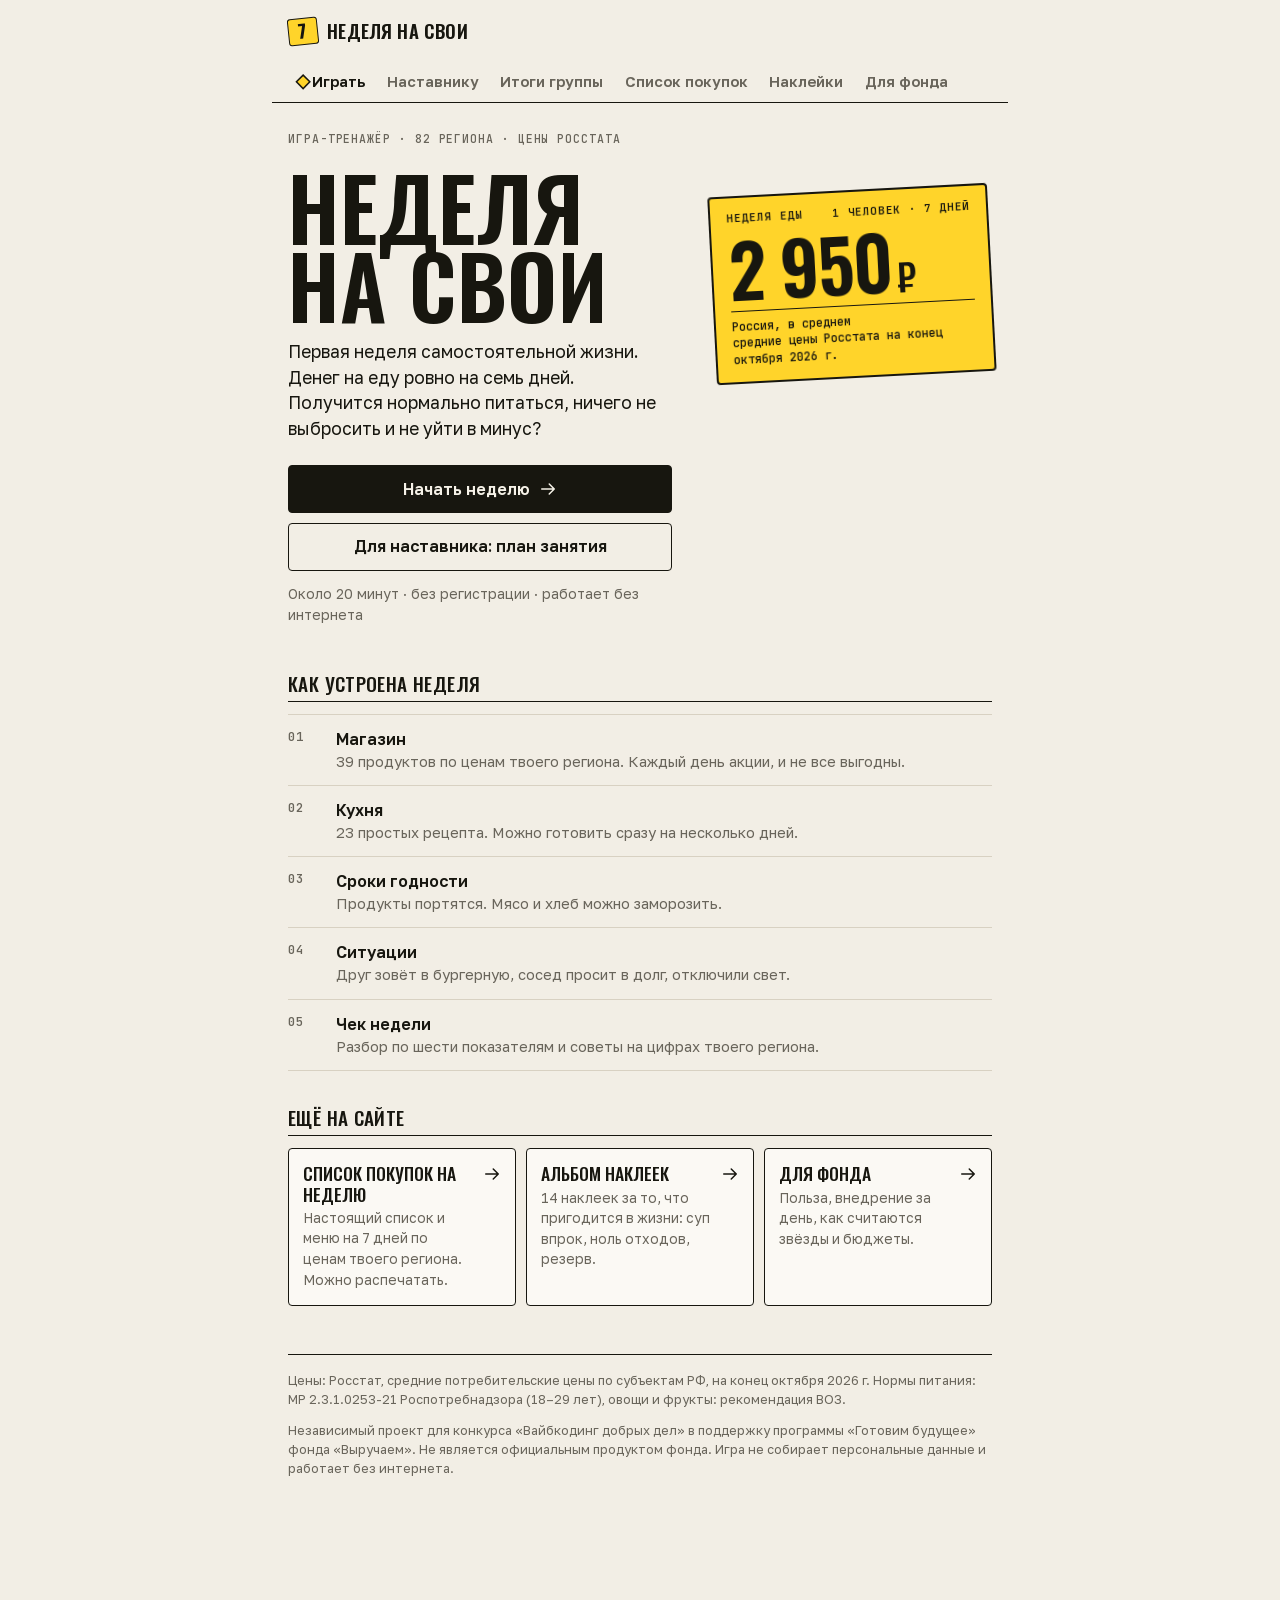
<file: index.html>
<!doctype html>
<html lang="ru">
<head>
  <meta charset="utf-8">
  <meta name="viewport" content="width=device-width, initial-scale=1, viewport-fit=cover">
  <title>Неделя на свои</title>
  <meta name="description" content="Игра-тренажёр для подростков: первая неделя самостоятельной жизни. Бюджет, покупки, готовка и сроки годности на реальных ценах Росстата по 82 регионам.">
  <meta name="theme-color" content="#17160f">
  <link rel="manifest" href="manifest.webmanifest">
  <link rel="icon" href="icons/icon.svg" type="image/svg+xml">
  <link rel="apple-touch-icon" href="icons/icon-192.png">
  <meta property="og:title" content="Неделя на свои">
  <meta property="og:description" content="Сможешь прожить неделю на свой бюджет, нормально питаясь? Игра на реальных ценах твоего региона.">
  <meta property="og:image" content="icons/og.png">
  <link rel="preload" href="fonts/Oswald.woff2" as="font" type="font/woff2" crossorigin>
  <link rel="preload" href="fonts/GolosText.woff2" as="font" type="font/woff2" crossorigin>
  <link rel="stylesheet" href="css/style.css">
</head>
<body>
  <a class="skip" href="#app">Перейти к игре</a>
  <div id="app" class="app" tabindex="-1"></div>
  <div id="modal-root"></div>
  <div id="toast" class="toast" role="status" aria-live="polite"></div>
  <div id="print-root" class="print-root" aria-hidden="true"></div>

  <noscript>Для игры нужен включённый JavaScript.</noscript>

  <script src="js/data/prices.js"></script>
  <script src="js/data/products.js"></script>
  <script src="js/data/recipes.js"></script>
  <script src="js/data/events.js"></script>
  <script src="js/data/mentor.js"></script>
  <script src="js/stickers.js"></script>
  <script src="js/engine.js"></script>
  <script src="js/results.js"></script>
  <script src="js/autoplay.js"></script>
  <script src="js/weekplan.js"></script>
  <script src="js/album.js"></script>
  <script src="js/app.js"></script>
</body>
</html>
</file>
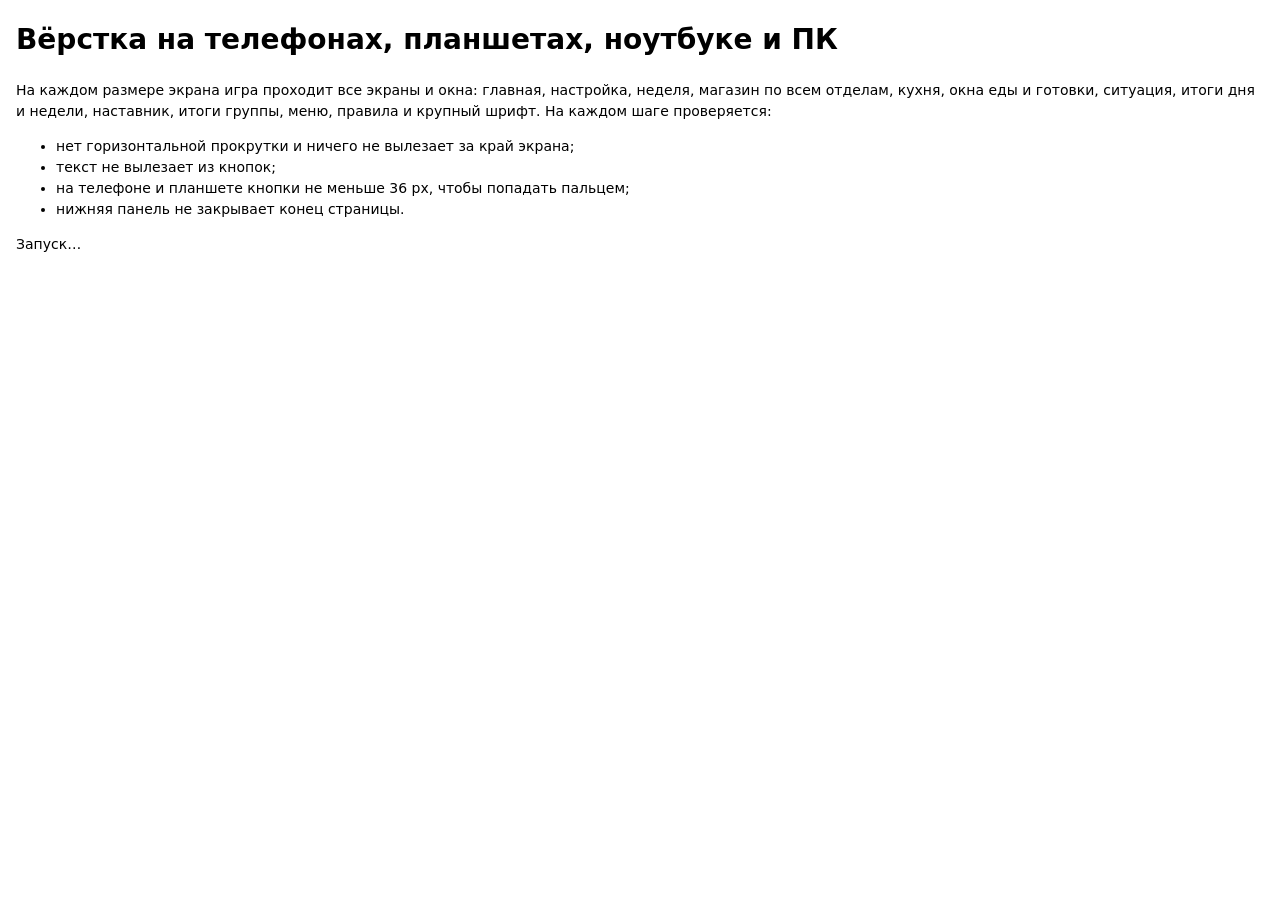
<file: tests/layout.html>
<!doctype html>
<html lang="ru">
<head>
  <meta charset="utf-8">
  <title>Проверка вёрстки на разных экранах — Неделя на свои</title>
  <style>
    body { font: 14px/1.5 system-ui, sans-serif; margin: 16px; }
    .ok { color: #137333; } .fail { color: #c5221f; } .warn { color: #a05a00; }
    #stage { position: absolute; left: -10000px; top: 0; }
    iframe { border: 0; display: block; }
    td, th { padding: 2px 8px; text-align: left; vertical-align: top; }
  </style>
</head>
<body>
  <h1>Вёрстка на телефонах, планшетах, ноутбуке и ПК</h1>
  <p>На каждом размере экрана игра проходит все экраны и окна: главная, настройка, неделя, магазин по всем отделам, кухня, окна еды и готовки, ситуация, итоги дня и недели, наставник, итоги группы, меню, правила и крупный шрифт. На каждом шаге проверяется:</p>
  <ul>
    <li>нет горизонтальной прокрутки и ничего не вылезает за край экрана;</li>
    <li>текст не вылезает из кнопок;</li>
    <li>на телефоне и планшете кнопки не меньше 36 px, чтобы попадать пальцем;</li>
    <li>нижняя панель не закрывает конец страницы.</li>
  </ul>
  <p id="summary">Запуск…</p>
  <table><tbody id="log"></tbody></table>
  <div id="stage"></div>
  <script>
  const SIZES = [
    ['Маленький телефон', 320, 568, true],
    ['Телефон Android', 360, 780, true],
    ['iPhone', 390, 844, true],
    ['Телефон боком', 780, 360, true],
    ['Планшет', 768, 1024, true],
    ['Планшет боком', 1024, 768, true],
    ['Ноутбук', 1366, 768, false],
    ['ПК', 1920, 1080, false],
  ];
  const sleep = (ms) => new Promise((r) => setTimeout(r, ms));
  const report = [];

  function describe(el) {
    const cls = typeof el.className === 'string' && el.className ? '.' + el.className.trim().split(/\s+/).join('.') : '';
    const text = (el.textContent || '').trim().replace(/\s+/g, ' ').slice(0, 40);
    return `${el.tagName.toLowerCase()}${cls}${text ? ` «${text}»` : ''}`;
  }

  function audit(w, d, step, touch, issues) {
    const vw = d.documentElement.clientWidth;
    const vh = w.innerHeight;
    const add = (msg) => { if (!issues.some((x) => x.msg === msg)) issues.push({ step, msg }); };
    if (d.documentElement.scrollWidth > vw + 1) add(`горизонтальная прокрутка: ширина страницы ${d.documentElement.scrollWidth} при экране ${vw}`);
    for (const el of d.querySelectorAll('#app *, #modal-root *')) {
      if (el.closest('svg, .tabs, .table-wrap, .site-nav')) continue; // эти полосы прокручиваются вбок нарочно
      const st = w.getComputedStyle(el);
      if (st.display === 'none' || st.visibility === 'hidden') continue;
      const r = el.getBoundingClientRect();
      if (!r.width || !r.height) continue;
      if (r.right > vw + 1.5 || r.left < -1.5) add(`за краем экрана: ${describe(el)} (${Math.round(r.left)}…${Math.round(r.right)} из ${vw})`);
      if (el.matches('button, .btn') && el.scrollWidth > el.clientWidth + 1) add(`текст вылезает из кнопки: ${describe(el)}`);
      if (touch && el.matches('button, select, input, textarea') && !el.disabled) {
        // галочка внутри строки-метки нажимается всей строкой — меряем строку
        const box = el.matches('input') && el.closest('label') ? el.closest('label').getBoundingClientRect() : r;
        if (box.height < 35.5 || box.width < 35.5) add(`мелкая кнопка ${Math.round(box.width)}×${Math.round(box.height)}: ${describe(el)}`);
      }
    }
    // текст не должен заезжать под стикер, ценник или наклейку срока
    const PAIRS = [['.promo', '.nm', '.pic'], ['.product', '.info', '.ptag'], ['.meal', '.name', '.pic'], ['.rowi', '.body', '.st'], ['.rowi', '.body', '.btn']];
    for (const [box, a, b] of PAIRS) {
      for (const el of d.querySelectorAll(box)) {
        const x = el.querySelector(a), y = el.querySelector(b);
        if (!x || !y) continue;
        const p = x.getBoundingClientRect(), q = y.getBoundingClientRect();
        if (p.right > q.left + 1 && q.right > p.left + 1 && p.bottom > q.top + 1 && q.bottom > p.top + 1) add(`наложение: ${describe(x)} и ${describe(y)}`);
      }
    }
    const bar = d.querySelector('.actionbar');
    const app = d.getElementById('app');
    if (bar && parseFloat(w.getComputedStyle(app).paddingBottom) < bar.offsetHeight + 8) add('нижняя панель может закрыть конец страницы');
    const top = d.querySelector('.topbar');
    if (top && bar && (top.offsetHeight + bar.offsetHeight) > vh * 0.6) add(`шапка и нижняя панель занимают ${Math.round(((top.offsetHeight + bar.offsetHeight) / vh) * 100)}% высоты экрана`);
    const modal = d.querySelector('.modal');
    if (modal && modal.getBoundingClientRect().bottom > vh + 1) add(`окно не помещается по высоте: ${describe(modal)}`);
  }

  async function runSize([name, width, height, touch]) {
    const issues = [];
    const stage = document.getElementById('stage');
    stage.innerHTML = '';
    try { ['nns-save-v1', 'nns-pref-v1', 'nns-group-v1'].forEach((k) => localStorage.removeItem(k)); } catch (e) {}
    const f = document.createElement('iframe');
    f.width = width; f.height = height;
    stage.appendChild(f);
    f.src = '../index.html';
    await new Promise((r) => f.addEventListener('load', r, { once: true }));
    const w = f.contentWindow, d = f.contentDocument;
    w.print = () => {};
    // анимации выключены: иначе проверка застаёт окна и печать посреди движения
    const still = d.createElement('style');
    still.textContent = '*, *::before, *::after { animation: none !important; transition: none !important; }';
    d.head.appendChild(still);
    const errors = [];
    w.addEventListener('error', (e) => errors.push(e.message));
    await w.document.fonts.ready;
    const A = () => w.NNS.app.actions, ui = () => w.NNS.app.ui, G = w.NNS.engine;
    const check = async (step) => { await sleep(30); audit(w, d, step, touch, issues); };
    let steps = 0;
    const doStep = async (step, fn) => { steps++; try { if (fn) fn(); await check(step); } catch (e) { issues.push({ step, msg: 'ошибка: ' + e.message }); } };

    await doStep('главная');
    await doStep('новая неделя', () => A().go({ to: 'setup' }));
    await doStep('вступление', () => { A().setup({ k: 'hero', v: 'misha' }); A().start(); });
    await doStep('день 1', () => A().begin());
    for (const c of w.NNS.categories) await doStep(`магазин: ${c.name}`, () => { if (ui().screen !== 'shop') A().go({ to: 'shop' }); A().cat({ cat: c.id }); });
    await doStep('корзина', () => { ['grechka', 'yaica', 'moloko', 'okorochka', 'kartofel', 'morkov', 'luk', 'kapusta', 'yabloki', 'hleb', 'maslo_pods', 'gerkules'].forEach((pid) => A().qty({ pid, d: 1 })); });
    await doStep('после оплаты', () => A().pay());
    await doStep('кухня', () => A().go({ to: 'kitchen' }));
    await doStep('окно готовки', () => A().cookopen({ rid: 'grechka_kur' }));
    await doStep('приготовлено', () => A().cook());
    await doStep('выбор еды', () => { A().go({ to: 'day' }); A().meal({ slot: 'b' }); });
    await doStep('съеден завтрак', () => A().cookeat({ rid: 'omlet' }));
    await doStep('меню', () => A().menu());
    await doStep('правила', () => A().rules());
    await doStep('закончить день?', () => { A().closemodal(); A().endday(); });
    await doStep('итоги дня', () => { if (ui().modal && ui().modal.type === 'confirmEnd') A().endconfirm(); });
    await doStep('ситуация дня', () => A().nextday());
    await doStep('результат ситуации', () => { if (ui().modal && ui().modal.type === 'event') A().choice({ i: 0 }); });
    await doStep('итоги недели', () => {
      A().closemodal();
      w.NNS.autoplay.playWeek(w.NNS.app.game, G.DAYS);
      A().nextday();
    });
    await doStep('наставник', () => A().go({ to: 'mentor' }));
    await doStep('итоги группы', () => { A().go({ to: 'group' }); A().groupsample(); });
    await doStep('список покупок', () => A().go({ to: 'list' }));
    await doStep('список покупок: парень, туго', () => { A().planset({ k: 'hero', v: 'misha' }); A().planset({ k: 'level', v: 'hard' }); });
    await doStep('альбом наклеек', () => A().go({ to: 'album' }));
    await doStep('для фонда', () => A().go({ to: 'fund' }));
    await doStep('крупный шрифт: для фонда', () => A().big());
    await doStep('крупный шрифт: список покупок', () => A().go({ to: 'list' }));
    await doStep('крупный шрифт: итоги группы', () => A().go({ to: 'group' }));
    await doStep('крупный шрифт: итоги недели', () => A().go({ to: 'final' }));
    await doStep('крупный шрифт: главная', () => A().go({ to: 'home' }));
    A().big();
    if (errors.length) issues.push({ step: 'весь проход', msg: 'ошибки JavaScript: ' + errors.join(' | ') });
    report.push({ name, width, height, steps, issues });
    const row = document.createElement('tr');
    row.innerHTML = `<th class="${issues.length ? 'fail' : 'ok'}">${issues.length ? '✗' : '✓'} ${name} ${width}×${height}</th><td>${steps} шагов. ${issues.length ? issues.map((x) => `<div class="fail">${x.step}: ${x.msg}</div>`).join('') : '<span class="ok">замечаний нет</span>'}</td>`;
    document.getElementById('log').appendChild(row);
  }

  (async () => {
    for (const s of SIZES) await runSize(s);
    const bad = report.filter((r) => r.issues.length).length;
    const s = document.getElementById('summary');
    s.textContent = bad ? `Есть замечания на ${bad} из ${report.length} размеров экрана` : `Все ${report.length} размеров экрана без замечаний`;
    s.className = bad ? 'fail' : 'ok';
    window.__layout = report;
  })();
  </script>
</body>
</html>
</file>
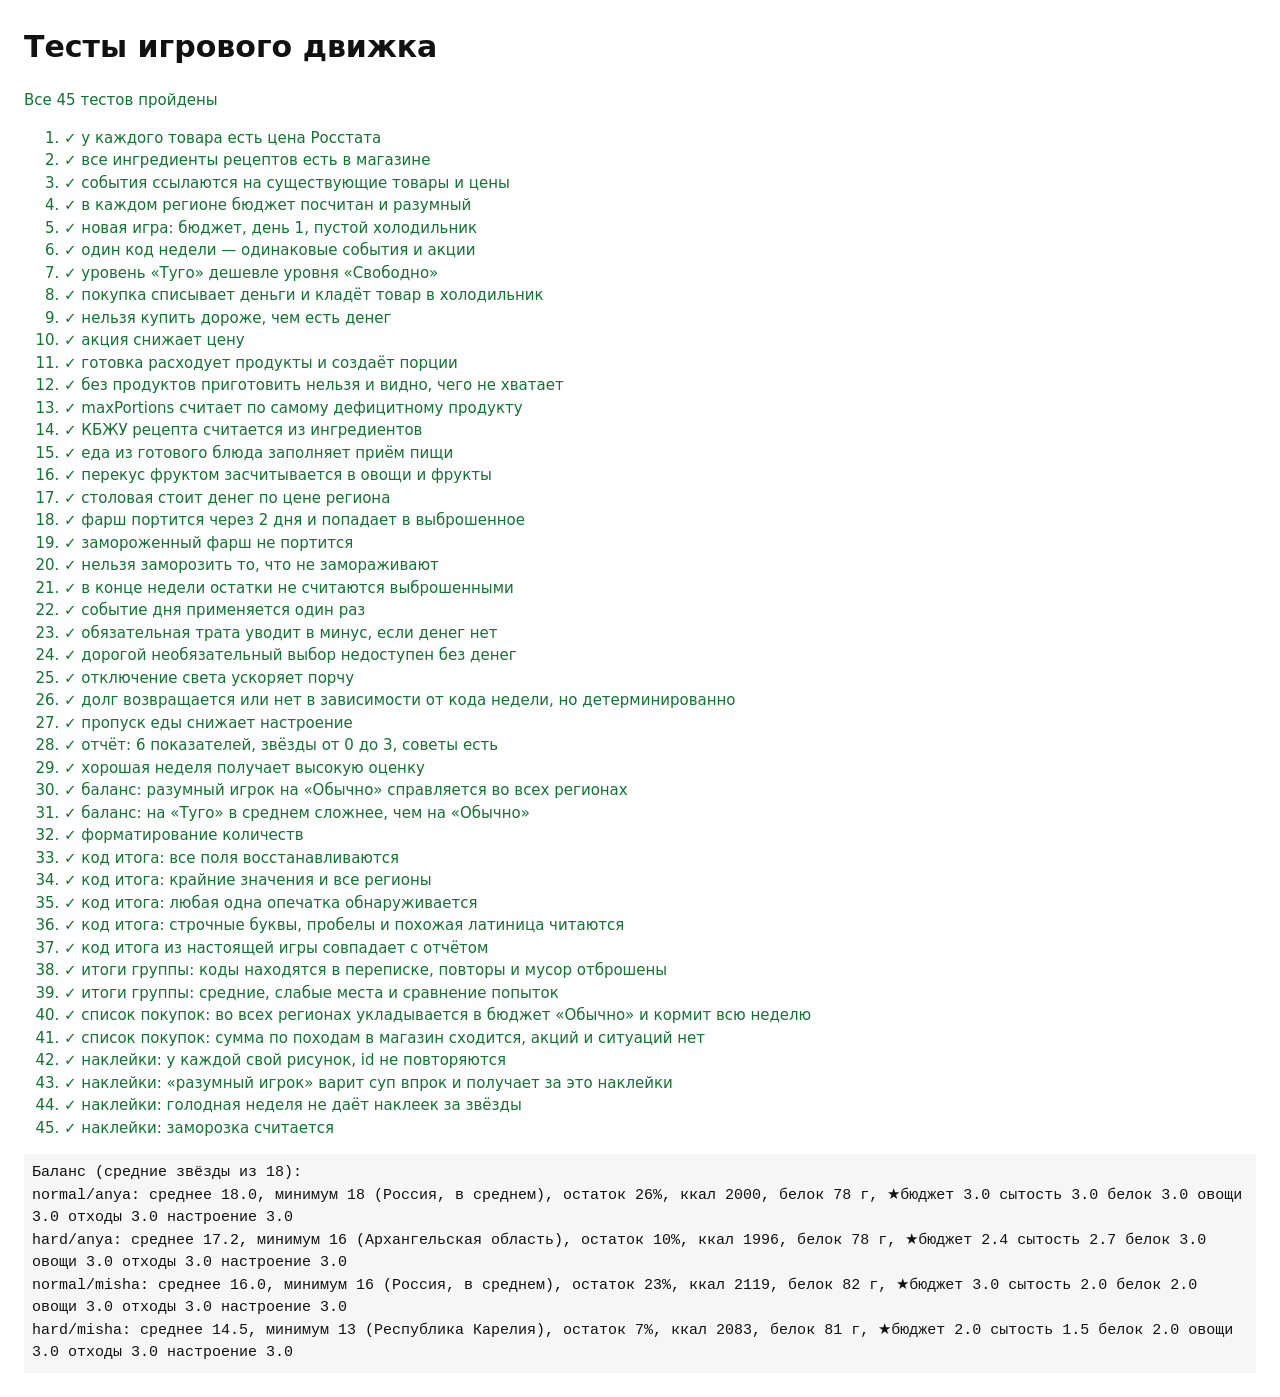
<file: tests/tests.html>
<!doctype html>
<html lang="ru">
<head>
  <meta charset="utf-8">
  <meta name="viewport" content="width=device-width, initial-scale=1">
  <title>Тесты — Неделя на свои</title>
  <style>
    body { font: 15px/1.5 system-ui, sans-serif; margin: 24px; background: #fff; color: #111; }
    .ok { color: #137333; } .fail { color: #c5221f; font-weight: 600; }
    pre { white-space: pre-wrap; background: #f6f6f6; padding: 8px; }
  </style>
</head>
<body>
  <h1>Тесты игрового движка</h1>
  <p id="summary">Запуск…</p>
  <ol id="list"></ol>
  <script src="../js/data/prices.js"></script>
  <script src="../js/data/products.js"></script>
  <script src="../js/data/recipes.js"></script>
  <script src="../js/data/events.js"></script>
  <script src="../js/data/mentor.js"></script>
  <script src="../js/engine.js"></script>
  <script src="../js/results.js"></script>
  <script src="../js/autoplay.js"></script>
  <script src="../js/stickers.js"></script>
  <script src="../js/weekplan.js"></script>
  <script src="../js/album.js"></script>
  <script src="engine.test.js"></script>
</body>
</html>
</file>
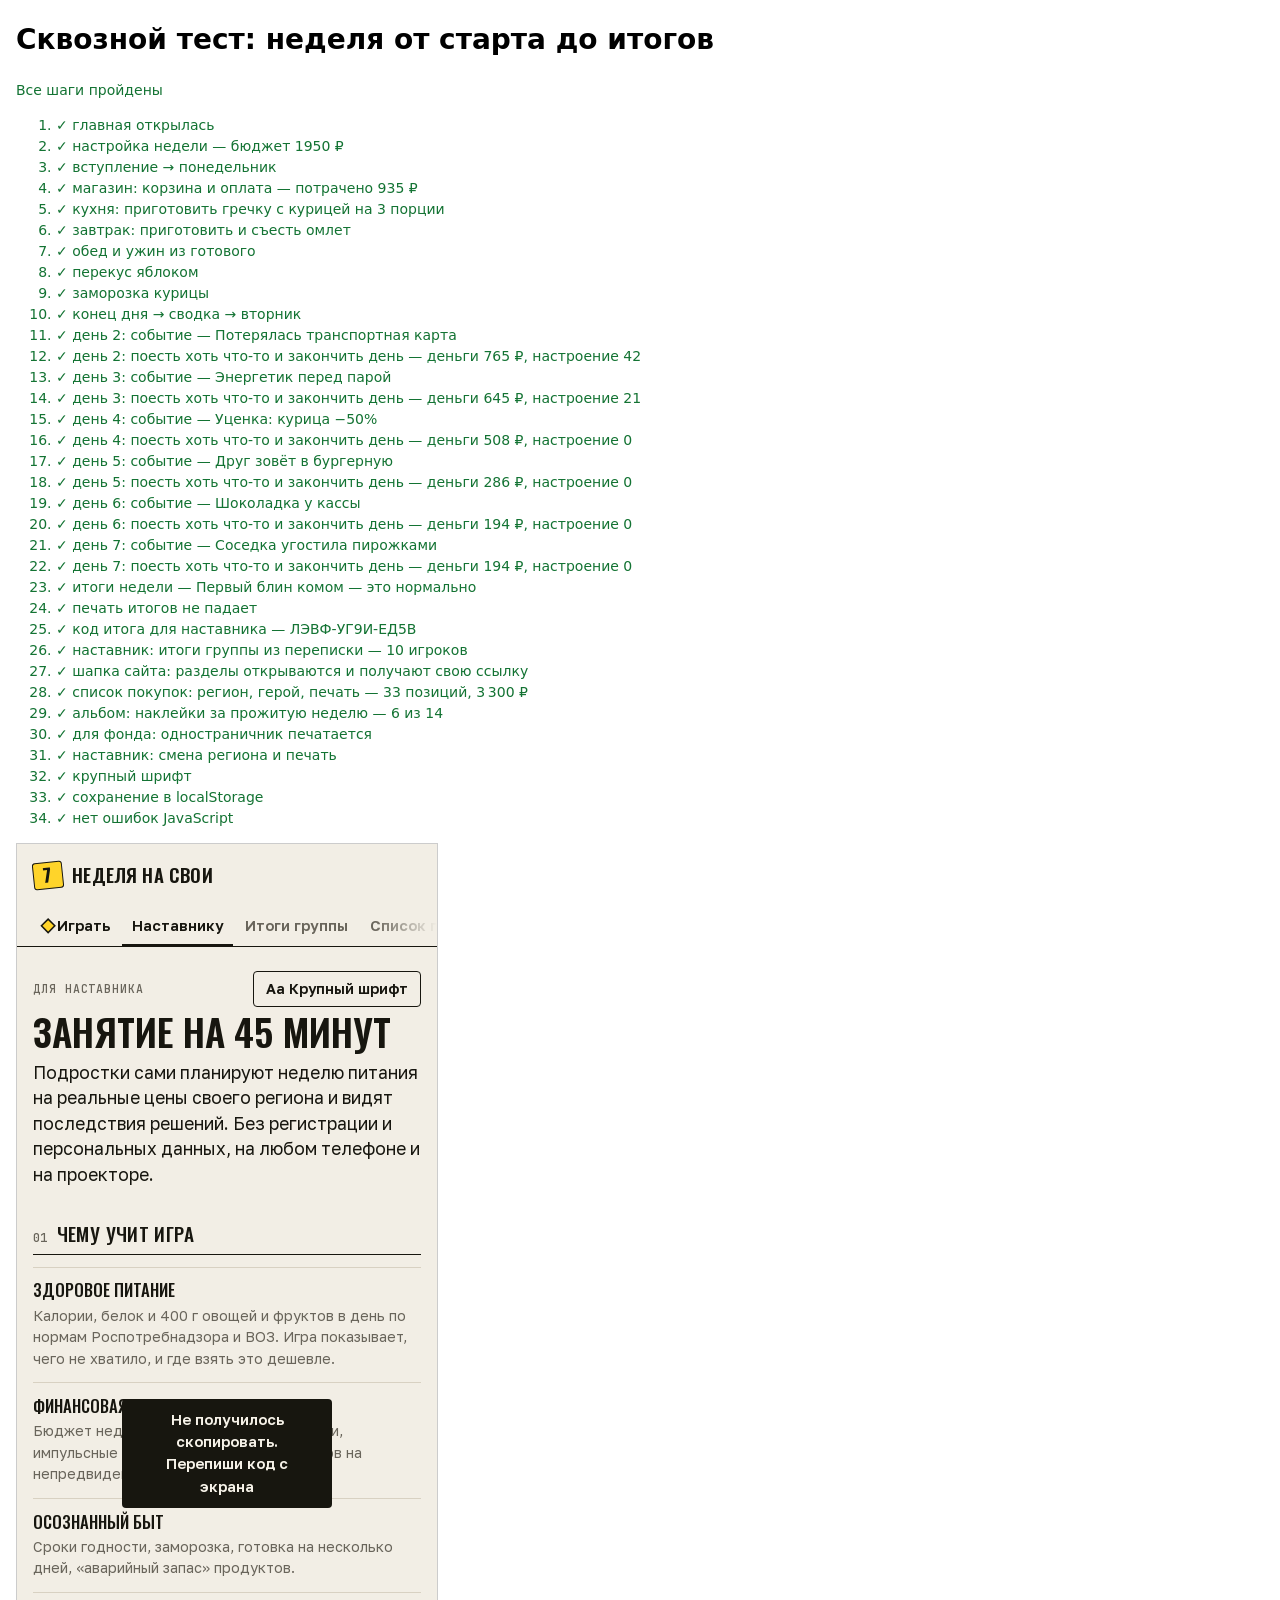
<file: tests/ui.html>
<!doctype html>
<html lang="ru">
<head>
  <meta charset="utf-8">
  <title>Сквозной тест интерфейса — Неделя на свои</title>
  <style>
    body { font: 14px/1.5 system-ui, sans-serif; margin: 16px; }
    .ok { color: #137333; } .fail { color: #c5221f; font-weight: 700; }
    iframe { width: 420px; height: 760px; border: 1px solid #ccc; }
  </style>
</head>
<body>
  <h1>Сквозной тест: неделя от старта до итогов</h1>
  <p id="summary">Запуск…</p>
  <ol id="log"></ol>
  <iframe id="f" title="Игра"></iframe>
  <script>
  (async function () {
    const log = (msg, ok = true) => {
      const li = document.createElement('li');
      li.className = ok ? 'ok' : 'fail';
      li.textContent = (ok ? '✓ ' : '✗ ') + msg;
      document.getElementById('log').appendChild(li);
      if (!ok) failures.push(msg);
    };
    const failures = [];
    const errors = [];
    const sleep = (ms) => new Promise((r) => setTimeout(r, ms));
    const f = document.getElementById('f');
    try { ['nns-save-v1', 'nns-pref-v1', 'nns-group-v1'].forEach((k) => localStorage.removeItem(k)); } catch (e) {}
    f.src = '../index.html';
    await new Promise((r) => f.addEventListener('load', r, { once: true }));
    const w = f.contentWindow;
    const d = f.contentDocument;
    w.addEventListener('error', (e) => errors.push(e.message));
    w.print = () => {}; // печать в тесте не открываем
    const q = (sel) => d.querySelector(sel);
    const qa = (sel) => Array.from(d.querySelectorAll(sel));
    const click = (sel, text) => {
      const el = qa(sel).find((x) => !x.disabled && (!text || x.textContent.includes(text)));
      if (!el) throw new Error(`не нашёл кнопку ${sel} ${text || ''}`);
      el.click();
      return el;
    };
    const step = (name, fn) => {
      try { const r = fn(); log(name + (r ? ` — ${r}` : '')); }
      catch (e) { log(`${name}: ${e.message}`, false); }
    };
    const app = () => w.NNS.app;

    step('главная открылась', () => { if (!d.body.textContent.includes('Неделя на свои')) throw new Error('нет заголовка'); });
    step('настройка недели', () => {
      click('[data-act="go"][data-to="setup"]');
      click('[data-act="setup"][data-k="hero"]', 'Миша');
      const sel = q('#region');
      sel.value = '22000000000';
      sel.dispatchEvent(new w.Event('change', { bubbles: true }));
      click('[data-act="setup"][data-k="level"]', 'Туго');
      const seed = q('#seed');
      seed.value = 'тест-42';
      seed.dispatchEvent(new w.Event('input', { bubbles: true }));
      click('[data-act="start"]');
      const g = app().game;
      if (g.region !== '22000000000' || g.hero !== 'misha' || g.level !== 'hard' || g.seed !== 'ТЕСТ-42') throw new Error(JSON.stringify([g.region, g.hero, g.level, g.seed]));
      return `бюджет ${g.budget} ₽`;
    });
    step('вступление → понедельник', () => { click('[data-act="begin"]'); if (app().ui.screen !== 'day') throw new Error(app().ui.screen); });
    step('магазин: корзина и оплата', () => {
      click('[data-act="go"][data-to="shop"]');
      const buy = { grain: ['grechka', 'gerkules'], dairy: ['moloko', 'yaica'], meat: ['okorochka'], veg: ['luk', 'morkov', 'kapusta', 'yabloki', 'kartofel'], pantry: ['maslo_pods'], bread: ['hleb'] };
      for (const [cat, pids] of Object.entries(buy)) {
        click(`[data-act="cat"][data-cat="${cat}"]`);
        for (const pid of pids) click(`[data-act="qty"][data-pid="${pid}"][data-d="1"]`);
      }
      const before = app().game.money;
      click('[data-act="pay"]');
      const after = app().game.money;
      if (!(after < before)) throw new Error('деньги не списались');
      if (app().ui.screen !== 'day') throw new Error('не вернулись домой');
      return `потрачено ${before - after} ₽`;
    });
    step('кухня: приготовить гречку с курицей на 3 порции', () => {
      click('[data-act="go"][data-to="kitchen"]');
      click('[data-act="cookopen"][data-rid="grechka_kur"]');
      if (!q('.modal')) throw new Error('нет окна готовки');
      click('[data-act="cook"]');
      const dish = app().game.dishes.find((x) => x.rid === 'grechka_kur');
      if (!dish || dish.portions !== 3) throw new Error('блюдо не появилось');
    });
    step('завтрак: приготовить и съесть омлет', () => {
      click('[data-act="go"][data-to="day"]');
      click('[data-act="meal"][data-slot="b"]');
      click('[data-act="cookeat"][data-rid="omlet"]');
      if (!app().game.days[1].meals.b) throw new Error('завтрак не засчитан');
    });
    step('обед и ужин из готового', () => {
      click('[data-act="meal"][data-slot="l"]'); click('[data-act="eat"][data-type="dish"]');
      click('[data-act="meal"][data-slot="d"]'); click('[data-act="eat"][data-type="dish"]');
      const m = app().game.days[1].meals;
      if (!m.l || !m.d) throw new Error('не поели');
    });
    step('перекус яблоком', () => {
      click('[data-act="meal"][data-slot="s"]'); click('[data-act="eat"][data-type="product"][data-pid="yabloki"]');
      if (app().game.days[1].snacks.length !== 1) throw new Error('нет перекуса');
    });
    step('заморозка курицы', () => {
      if (!q('[data-act="freeze"][data-pid="okorochka"]')) return 'курица уже кончилась — пропуск';
      click('[data-act="freeze"][data-pid="okorochka"]');
      if (!app().game.pantry.filter((e) => e.pid === 'okorochka').every((e) => e.frozen)) throw new Error('не заморозилась');
    });
    step('конец дня → сводка → вторник', () => {
      click('[data-act="endday"]');
      if (app().ui.modal.type !== 'summary') throw new Error('нет сводки: ' + app().ui.modal.type);
      click('[data-act="nextday"]');
      if (app().game.day !== 2) throw new Error('день не сменился');
    });
    for (let day = 2; day <= 7; day++) {
      step(`день ${day}: событие`, () => {
        if (!app().ui.modal || app().ui.modal.type !== 'event') throw new Error('нет события');
        const title = app().ui.modal.ev.title;
        click('[data-act="choice"]');
        if (!app().ui.modal.done) throw new Error('нет результата');
        click('[data-act="closemodal"]');
        return title;
      });
      step(`день ${day}: поесть хоть что-то и закончить день`, () => {
        const g = app().game;
        if (g.dishes.length) { click('[data-act="meal"][data-slot="l"]'); click('[data-act="eat"][data-type="dish"]'); }
        else if (g.money > 1000) { click('[data-act="meal"][data-slot="l"]'); click('[data-act="eat"][data-type="outside"]', 'столовой'); }
        click('[data-act="endday"]');
        if (app().ui.modal.type === 'confirmEnd') click('[data-act="endconfirm"]');
        if (app().ui.modal.type !== 'summary') throw new Error('нет сводки');
        click('[data-act="nextday"]');
        return `деньги ${Math.round(g.money)} ₽, настроение ${g.mood}`;
      });
    }
    step('итоги недели', () => {
      if (app().ui.screen !== 'final') throw new Error(app().ui.screen);
      const stars = qa('.metric').length;
      if (stars !== 6) throw new Error('показателей ' + stars);
      return q('.score-hero h1').textContent.trim();
    });
    step('печать итогов не падает', () => { click('[data-act="print"][data-what="report"]'); if (!d.getElementById('print-root').innerHTML.includes('мои итоги')) throw new Error('пусто'); });
    let playerCode = '';
    step('код итога для наставника', () => {
      playerCode = q('.result-code').textContent.trim();
      const dec = w.NNS.results.decode(playerCode);
      if (!dec) throw new Error('код не читается: ' + playerCode);
      if (dec.total !== w.NNS.engine.report(app().game).total) throw new Error('звёзды не совпадают');
      if (app().game.attempt !== 1) throw new Error('попытка ' + app().game.attempt);
      click('[data-act="copycode"]');
      return playerCode;
    });
    step('наставник: итоги группы из переписки', () => {
      click('[data-act="go"][data-to="mentor"]');
      click('[data-act="go"][data-to="group"]');
      if (app().ui.screen !== 'group') throw new Error(app().ui.screen);
      click('[data-act="groupsample"]');
      const ta = q('#group-text');
      ta.value = ta.value + '\nЯ: ' + playerCode;
      ta.dispatchEvent(new w.Event('input', { bubbles: true }));
      click('[data-act="groupcalc"]');
      const rows = qa('.gtable tbody tr').length;
      if (rows !== 10) throw new Error('строк в таблице ' + rows);
      if (!q('#group-results')) throw new Error('нет сводки');
      click('[data-act="print"][data-what="group"]');
      if (!d.getElementById('print-root').innerHTML.includes('итоги группы')) throw new Error('печать пустая');
      click('[data-act="groupclear"]');
      if (q('.gtable')) throw new Error('не очистилось');
      return `${rows} игроков`;
    });
    step('шапка сайта: разделы открываются и получают свою ссылку', () => {
      for (const [to, text] of [['list', 'Список покупок на неделю'], ['album', 'Альбом наклеек'], ['fund', 'Тренажёр для «Готовим будущее»']]) {
        click(`.site-nav [data-to="${to}"]`);
        if (app().ui.screen !== to) throw new Error(`не открылся ${to}`);
        if (!d.body.textContent.includes(text)) throw new Error(`нет текста «${text}»`);
        if (w.location.hash !== '#' + to) throw new Error('адрес ' + w.location.hash);
      }
    });
    step('список покупок: регион, герой, печать', () => {
      click('.site-nav [data-to="list"]');
      const sel = q('[data-change="planRegion"]');
      sel.value = '86000000000';
      sel.dispatchEvent(new w.Event('change', { bubbles: true }));
      click('[data-act="planset"][data-k="hero"]', 'Парень');
      const rows = qa('.trip .rowi').length;
      if (rows < 10) throw new Error('позиций в списке ' + rows);
      const tick = q('.tick');
      tick.click();
      if (!tick.checked) throw new Error('галочка не ставится');
      click('[data-act="print"][data-what="list"]');
      if (!d.getElementById('print-root').innerHTML.includes('Список покупок')) throw new Error('печать пустая');
      click('[data-act="plancopy"]');
      return `${rows} позиций, ${q('#plan-results .tile b').textContent}`;
    });
    step('альбом: наклейки за прожитую неделю', () => {
      click('.site-nav [data-to="album"]');
      const got = qa('.stk-card.got').length;
      if (!got) throw new Error('ни одной наклейки после недели');
      return `${got} из ${w.NNS.album.LIST.length}`;
    });
    step('для фонда: одностраничник печатается', () => {
      click('.site-nav [data-to="fund"]');
      click('[data-act="print"][data-what="fund"]');
      if (!d.getElementById('print-root').innerHTML.includes('Готовим будущее')) throw new Error('печать пустая');
    });
    step('наставник: смена региона и печать', () => {
      click('[data-act="go"][data-to="mentor"]');
      const sel = q('[data-change="mentorRegion"]');
      sel.value = '86000000000';
      sel.dispatchEvent(new w.Event('change', { bubbles: true }));
      if (!d.body.textContent.includes('Карелия')) throw new Error('регион не сменился');
      click('[data-act="print"][data-what="cheatsheet"]');
      click('[data-act="print"][data-what="worksheet"]');
    });
    step('крупный шрифт', () => { click('[data-act="big"]'); if (!d.body.classList.contains('big')) throw new Error('нет класса'); click('[data-act="big"]'); });
    step('сохранение в localStorage', () => {
      const raw = w.localStorage.getItem('nns-save-v1');
      if (!raw || !JSON.parse(raw).finished) throw new Error('не сохранилось');
    });
    step('нет ошибок JavaScript', () => { if (errors.length) throw new Error(errors.join(' | ')); });

    window.__uiResults = { failures, errors };
    const s = document.getElementById('summary');
    s.textContent = failures.length ? `Провалено шагов: ${failures.length}` : 'Все шаги пройдены';
    s.className = failures.length ? 'fail' : 'ok';
  })();
  </script>
</body>
</html>
</file>
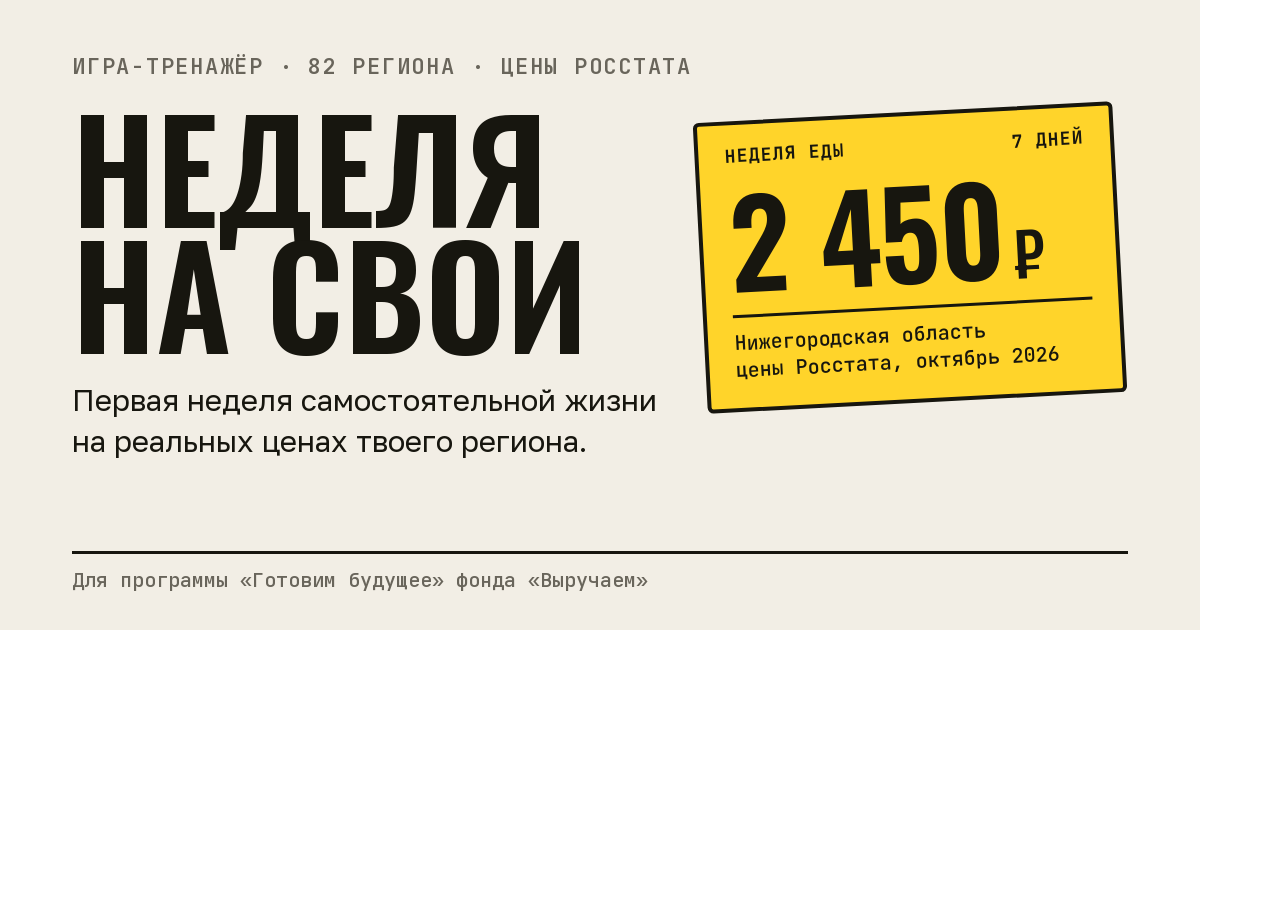
<file: tools/og.html>
<!doctype html>
<html lang="ru">
<head>
<meta charset="utf-8">
<title>Картинка для соцсетей и иконки</title>
<!-- Открыть в браузере: tools/og.html — карточка 1200×630; tools/og.html?icon=192 — иконка 192×192 -->
<style>
  @font-face { font-family: "Oswald"; src: url("../fonts/Oswald.woff2") format("woff2"); font-weight: 200 700; }
  @font-face { font-family: "Golos Text"; src: url("../fonts/GolosText.woff2") format("woff2"); font-weight: 400 900; }
  @font-face { font-family: "JetBrains Mono"; src: url("../fonts/JetBrainsMono.woff2") format("woff2"); font-weight: 100 800; }
  html, body { margin: 0; background: transparent; }
  .icon { position: absolute; left: 0; top: 0; }
  .og {
    width: 1200px; height: 630px; box-sizing: border-box; padding: 56px 72px 0; background: #f2eee5; color: #17160f;
    font-family: "Golos Text", sans-serif; position: relative; overflow: hidden;
  }
  .og .label { font: 600 22px/1 "JetBrains Mono", monospace; letter-spacing: 0.08em; text-transform: uppercase; color: #69655b; }
  .og h1 { font: 600 140px/0.9 "Oswald", sans-serif; text-transform: uppercase; margin: 24px 0 26px; }
  .og p { font-size: 30px; line-height: 1.35; margin: 0; max-width: 620px; }
  .og .rule { position: absolute; left: 72px; right: 72px; bottom: 40px; border-top: 3px solid #17160f; padding-top: 16px;
    font: 500 20px/1 "JetBrains Mono", monospace; color: #69655b; }
  .og .tag {
    position: absolute; right: 80px; top: 112px; width: 420px; box-sizing: border-box; padding: 22px 26px 24px;
    background: #ffd42a; border: 4px solid #17160f; border-radius: 6px; transform: rotate(-3deg);
  }
  .og .tag .top { display: flex; justify-content: space-between; font: 700 18px/1 "JetBrains Mono", monospace; text-transform: uppercase; letter-spacing: 0.06em; }
  .og .tag .price { font: 600 120px/1 "Oswald", sans-serif; margin: 14px 0 16px; white-space: nowrap; }
  .og .tag .price small { font-size: 60px; font-weight: 500; margin-left: 6px; }
  .og .tag .bottom { border-top: 3px solid #17160f; padding-top: 12px; font: 500 20px/1.35 "JetBrains Mono", monospace; }
</style>
</head>
<body>
<script>
  const size = Number(new URLSearchParams(location.search).get('icon'));
  if (size) {
    document.body.innerHTML = `<img class="icon" src="../icons/icon.svg" width="${size}" height="${size}" alt="">`;
  } else {
    document.body.innerHTML = `<div class="og">
      <div class="label">Игра-тренажёр · 82 региона · цены Росстата</div>
      <h1>Неделя<br>на свои</h1>
      <p>Первая неделя самостоятельной жизни на реальных ценах твоего региона.</p>
      <div class="tag"><div class="top"><span>Неделя еды</span><span>7 дней</span></div>
        <div class="price">2 450<small>₽</small></div>
        <div class="bottom">Нижегородская область<br>цены Росстата, октябрь 2026</div></div>
      <div class="rule">Для программы «Готовим будущее» фонда «Выручаем»</div>
    </div>`;
  }
</script>
</body>
</html>
</file>
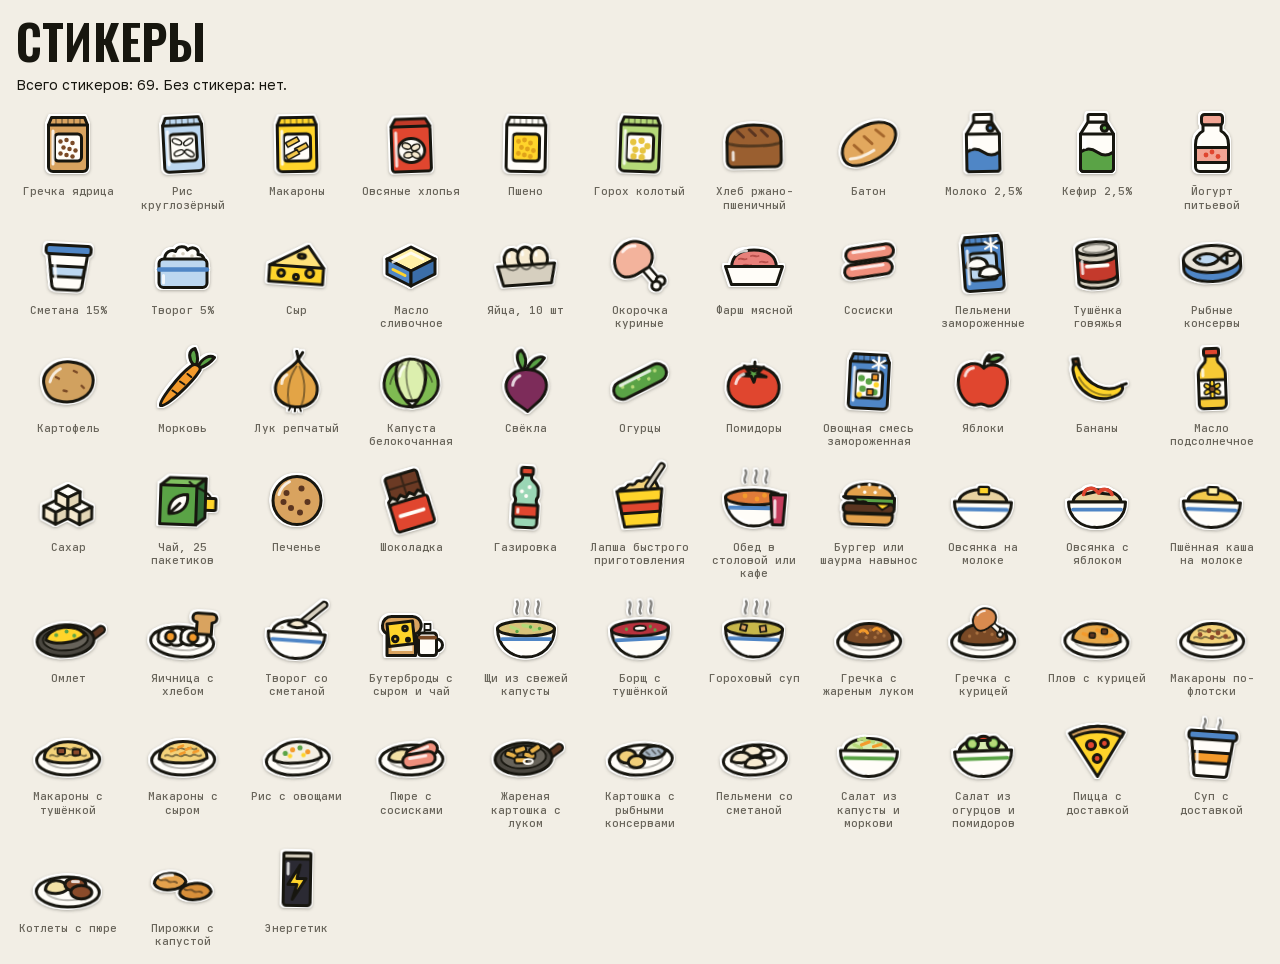
<file: tools/stickers.html>
<!doctype html>
<html lang="ru">
<head>
<meta charset="utf-8">
<meta name="viewport" content="width=device-width, initial-scale=1">
<title>Стикеры — Неделя на свои</title>
<!-- Лист всех стикеров продуктов и блюд: открыть tools/stickers.html, ?dark — на тёмном фоне -->
<link rel="stylesheet" href="../css/style.css">
<style>
  body { padding: 16px; }
  .sheet { display: grid; grid-template-columns: repeat(auto-fill, minmax(104px, 1fr)); gap: 14px 10px; }
  .cell { display: flex; flex-direction: column; align-items: center; gap: 6px; text-align: center; font: 500 11px/1.2 var(--f-mono); color: var(--muted); }
  .cell .big { width: 72px; height: 72px; }
  .cell .big .stk { width: 100%; height: 100%; }
  h2 { margin: 24px 0 12px; }
</style>
</head>
<body>
<h1>Стикеры</h1>
<div id="out"></div>
<script src="../js/data/prices.js"></script>
<script src="../js/data/products.js"></script>
<script src="../js/data/recipes.js"></script>
<script src="../js/data/events.js"></script>
<script src="../js/stickers.js"></script>
<script>
  if (location.search.includes('dark')) document.documentElement.dataset.theme = 'dark';
  const S = NNS.stickers;
  const cell = (k) => `<div class="cell"><div class="big">${S.html(k)}</div>${S.nameOf(k)}</div>`;
  const missing = [...NNS.products, ...NNS.recipes, ...(NNS.outside || [])].filter((x) => !S.forName(x.name)).map((x) => x.name);
  document.getElementById('out').innerHTML =
    `<p class="small">Всего стикеров: ${S.keys.length}. Без стикера: ${missing.length ? missing.join(', ') : 'нет'}.</p>` +
    `<div class="sheet">${S.keys.map(cell).join('')}</div>`;
</script>
</body>
</html>
</file>
<file: css/style.css>
/* «Неделя на свои» — оформление в духе магазинного ценника и кассового чека.
   Шрифты: Oswald (заголовки и цены), Golos Text (текст), JetBrains Mono (чек, коды, цифры).
   Все три — SIL Open Font License 1.1, лежат в папке fonts/ и работают офлайн. */

@font-face { font-family: "Oswald"; src: url("../fonts/Oswald.woff2") format("woff2"); font-weight: 200 700; font-display: swap; }
@font-face { font-family: "Golos Text"; src: url("../fonts/GolosText.woff2") format("woff2"); font-weight: 400 900; font-display: swap; }
@font-face { font-family: "JetBrains Mono"; src: url("../fonts/JetBrainsMono.woff2") format("woff2"); font-weight: 100 800; font-display: swap; }

:root {
  --paper: #f2eee5;      /* фон — как обёрточная бумага */
  --sheet: #fbf9f4;      /* поверхности */
  --ink: #17160f;        /* основной цвет: текст, рамки, главные кнопки */
  --ink-2: #3a382f;
  --on-ink: #f6f2e8;
  --muted: #69655b;
  --rule: #d8d1c2;
  --tag: #ffd42a;        /* жёлтый ценник */
  --tag-ink: #17160f;
  --red: #c42619;        /* скидка, минус, испортилось */
  --red-soft: #f6dcd6;
  --green: #1d6b40;      /* норма выполнена */
  --cold: #245a86;       /* морозилка */
  --receipt: #fffdf8;    /* кассовая лента */
  --receipt-ink: #1d1c17;
  --stamp: #3046a6;      /* синяя печать */
  --f-display: "Oswald", "Arial Narrow", "Roboto Condensed", sans-serif;
  --f-body: "Golos Text", system-ui, -apple-system, "Segoe UI", Roboto, sans-serif;
  --f-mono: "JetBrains Mono", ui-monospace, "Cascadia Mono", Consolas, monospace;
  --r: 4px;
  --ease: cubic-bezier(0.2, 0.8, 0.2, 1);
  color-scheme: light;
}
@media (prefers-color-scheme: dark) {
  :root:not([data-theme="light"]) {
    --paper: #131311; --sheet: #1c1b18; --ink: #f0ece2; --ink-2: #d5d0c4; --on-ink: #17160f; --muted: #a39e92; --rule: #36342e;
    --red: #ff7a6b; --red-soft: #3b1f1b; --green: #74c996; --cold: #8cbbe6; --receipt: #ece7da;
    color-scheme: dark;
  }
}
:root[data-theme="dark"] {
  --paper: #131311; --sheet: #1c1b18; --ink: #f0ece2; --ink-2: #d5d0c4; --on-ink: #17160f; --muted: #a39e92; --rule: #36342e;
  --red: #ff7a6b; --red-soft: #3b1f1b; --green: #74c996; --cold: #8cbbe6; --receipt: #ece7da;
  color-scheme: dark;
}

*, *::before, *::after { box-sizing: border-box; }
html { -webkit-text-size-adjust: 100%; }
html:has(body.big) { font-size: 125%; }
body {
  margin: 0; background: var(--paper); color: var(--ink);
  font: 400 1rem/1.5 var(--f-body);
  -webkit-font-smoothing: antialiased; text-rendering: optimizeLegibility;
}
body.big { font-size: 1.25rem; }
h1, h2, h3 { margin: 0 0 0.5rem; font-family: var(--f-display); font-weight: 600; line-height: 1.05; letter-spacing: 0.005em; }
h1 { font-size: clamp(2.1rem, 9vw, 3rem); text-transform: uppercase; }
h2 { font-size: 1.55rem; font-weight: 500; }
h3 { font-size: 1.2rem; font-weight: 500; }
p { margin: 0 0 0.75rem; }
a { color: inherit; text-underline-offset: 0.2em; }
button, input, select, textarea { font: inherit; color: inherit; }
ol, ul { margin: 0 0 0.75rem; padding-left: 1.3rem; }
hr { border: 0; border-top: 1px solid var(--rule); margin: 1rem 0; }
.skip { position: absolute; left: -999px; top: 8px; background: var(--ink); color: var(--on-ink); padding: 8px 12px; z-index: 100; }
.skip:focus { left: 8px; }
:focus-visible { outline: 3px solid var(--tag); outline-offset: 2px; box-shadow: 0 0 0 5px var(--ink); }

.app { max-width: 46rem; margin: 0 auto; padding: 0 1rem 8rem; min-height: 100vh; outline: none; }
.muted { color: var(--muted); }
.small { font-size: 0.875rem; }
.mono { font-family: var(--f-mono); }
.num { font-variant-numeric: tabular-nums; }
.nowrap { white-space: nowrap; }
.row { display: flex; gap: 0.5rem; align-items: center; }
.row.wrap { flex-wrap: wrap; }
.spacer { flex: 1; }
.stack > * + * { margin-top: 0.6rem; }
.label { font: 500 0.72rem/1.35 var(--f-mono); text-transform: uppercase; letter-spacing: 0.08em; color: var(--muted); }
.lead { font-size: 1.1rem; line-height: 1.45; max-width: 32em; }
.pos { color: var(--green); }
.neg { color: var(--red); }

/* Иконки — линейные SVG, цвет от текста */
.i { width: 1.25em; height: 1.25em; flex: none; fill: none; stroke: currentColor; stroke-width: 1.8; stroke-linecap: round; stroke-linejoin: round; vertical-align: -0.2em; }
.i.fill { fill: currentColor; stroke: none; }

/* Заголовки разделов: номер, название, линия */
.sec { margin-top: 2.25rem; }
.sec-h {
  display: flex; align-items: baseline; gap: 0.6rem; margin: 0 0 0.75rem; padding-bottom: 0.45rem;
  border-bottom: 1.5px solid var(--ink); font: 500 1.2rem/1.1 var(--f-display); text-transform: uppercase; letter-spacing: 0.02em;
}
.sec-h .n { font: 500 0.75rem var(--f-mono); color: var(--muted); letter-spacing: 0; }
.sec-h .aside { margin-left: auto; font: 400 0.78rem var(--f-mono); text-transform: none; letter-spacing: 0; color: var(--muted); text-align: right; }

/* Кнопки */
.btn {
  display: inline-flex; align-items: center; justify-content: center; gap: 0.5rem;
  min-height: 3rem; padding: 0.6rem 1.1rem; border: 1.5px solid var(--ink); border-radius: var(--r);
  background: transparent; color: var(--ink); font: 600 1rem/1.2 var(--f-body); cursor: pointer; text-decoration: none;
  transition: background-color 0.15s, color 0.15s, transform 0.08s;
}
.btn:hover { background: color-mix(in srgb, var(--ink) 7%, transparent); }
.btn:active { transform: translateY(1px); }
.btn.primary { background: var(--ink); color: var(--on-ink); }
.btn.primary:hover { background: var(--ink-2); }
.btn.tag { background: var(--tag); color: var(--tag-ink); border-color: var(--tag-ink); }
.btn.ghost { border-color: transparent; }
.btn.small { min-height: 2.25rem; padding: 0.3rem 0.75rem; font-size: 0.9rem; }
.btn.block { width: 100%; }
.btn.split { justify-content: space-between; text-align: left; font-weight: 500; }
.btn[disabled] { opacity: 0.4; cursor: not-allowed; transform: none; }
.icon-btn { width: 2.75rem; min-height: 2.75rem; padding: 0; }
.btn .amt { font: 600 0.85rem var(--f-mono); white-space: nowrap; }
.btn .arrow { margin-left: auto; }
.nav-top { display: flex; align-items: center; gap: 0.5rem; padding-top: 0.75rem; }
.nav-top .btn.ghost { padding-left: 0.25rem; }

/* Поверхности и списки */
.card { background: var(--sheet); border: 1px solid var(--rule); border-radius: var(--r); padding: 1rem; }
.card.dashed { background: transparent; border-style: dashed; border-color: var(--ink); }
.note { padding: 0.75rem 0.9rem; border-left: 3px solid var(--tag); background: var(--sheet); font-size: 0.92rem; }
.note.warn { border-left-color: var(--red); }
.empty-note { padding: 1rem; border: 1.5px dashed var(--rule); border-radius: var(--r); color: var(--muted); text-align: center; }
.rows { border-top: 1px solid var(--rule); }
.rowi { display: flex; align-items: center; gap: 0.75rem; padding: 0.7rem 0; border-bottom: 1px solid var(--rule); }
.rowi .body { flex: 1; min-width: 0; }
.rowi .name { display: block; font-weight: 600; line-height: 1.3; }
.rowi .sub { display: block; font-size: 0.84rem; color: var(--muted); }
button.rowi { width: 100%; background: none; border-width: 0 0 1px; border-style: solid; border-color: var(--rule); text-align: left; cursor: pointer; padding-left: 0.25rem; padding-right: 0.25rem; }
button.rowi:hover { background: color-mix(in srgb, var(--ink) 5%, transparent); }
button.rowi[disabled] { opacity: 0.45; cursor: not-allowed; }
.pic {
  flex: none; width: 2.6rem; height: 2.6rem; display: grid; place-items: center; font-size: 1.45rem; line-height: 1;
  background: var(--sheet); border: 1px solid var(--rule); border-radius: var(--r);
}
/* Стикеры продуктов и блюд (js/stickers.js): белая кромка, тень и лёгкий наклон, как у наклейки */
.pic.has-stk { background: none; border: 0; }
.pic-big { width: 4.25rem; height: 4.25rem; margin: 0 0 0.6rem 0.2rem; }
.pic-big .pic { width: 100%; height: 100%; }
.meal .done .i { width: 1rem; height: 1rem; vertical-align: -0.2em; stroke-width: 2.4; }
.promos .promo { position: relative; padding-right: 3.3rem; }
.promos .promo .pic { position: absolute; right: 0.45rem; top: 0.5rem; width: 2.3rem; height: 2.3rem; }
.stk {
  width: 118%; height: 118%; flex: none; overflow: visible; transform: rotate(var(--tilt, 0deg));
  filter: drop-shadow(1.3px 0 0 #fff) drop-shadow(-1.3px 0 0 #fff) drop-shadow(0 1.3px 0 #fff) drop-shadow(0 -1.3px 0 #fff) drop-shadow(0 1.5px 1.5px rgba(23, 22, 15, 0.3));
}
.nut { display: flex; flex-wrap: wrap; gap: 0 0.75rem; font: 400 0.76rem/1.6 var(--f-mono); color: var(--muted); }
.nut > span { white-space: nowrap; }

/* Наклейки: сроки, статусы */
.st {
  display: inline-block; font: 600 0.64rem/1 var(--f-mono); text-transform: uppercase; letter-spacing: 0.05em;
  padding: 0.32rem 0.4rem; border: 1px solid currentColor; border-radius: 2px; white-space: nowrap; color: var(--muted);
}
.st.red { background: var(--red); border-color: var(--red); color: var(--paper); }
.st.amber { background: var(--tag); border-color: var(--tag-ink); color: var(--tag-ink); }
.st.cold { color: var(--cold); }
.st.ok { color: var(--green); }

/* Звёзды */
.stars { display: inline-flex; gap: 1px; color: var(--ink); white-space: nowrap; }
.stars .i { width: 1em; height: 1em; }
.stars .off { color: var(--rule); }

/* ---------- Шапка сайта ---------- */
.site-head {
  display: flex; align-items: center; gap: 0.5rem 1.25rem; flex-wrap: wrap;
  margin: 0 -1rem; padding: 0.6rem 1rem 0; border-bottom: 1.5px solid var(--ink);
}
.brand { display: inline-flex; align-items: center; gap: 0.55rem; min-height: 2.75rem; padding: 0.2rem 0; background: none; border: 0; cursor: pointer; color: var(--ink); }
.brand-mark {
  display: grid; place-items: center; width: 1.9rem; height: 1.7rem; border: 1.5px solid var(--tag-ink); border-radius: 3px;
  background: var(--tag); color: var(--tag-ink); font: 700 1.15rem/1 var(--f-display); transform: rotate(-6deg);
}
.brand-name { font: 600 1.15rem/1 var(--f-display); text-transform: uppercase; letter-spacing: 0.01em; white-space: nowrap; }
.site-nav {
  display: flex; gap: 0.15rem; overflow-x: auto; scrollbar-width: none; flex: 1 1 100%; margin: 0 -1rem; padding: 0 1rem;
  -webkit-mask: linear-gradient(90deg, #000 85%, transparent); mask: linear-gradient(90deg, #000 85%, transparent);
}
.site-nav::-webkit-scrollbar { display: none; }
.nav-link {
  flex: none; padding: 0.7rem 0.6rem 0.65rem; margin-bottom: -1.5px; background: none; border: 0; border-bottom: 3px solid transparent;
  font: 600 0.92rem var(--f-body); color: var(--muted); cursor: pointer; white-space: nowrap;
}
.nav-link:hover { color: var(--ink); }
.nav-link[aria-current="page"] { color: var(--ink); border-bottom-color: var(--ink); }
.nav-link.nav-play { color: var(--ink); }
.nav-link.nav-play::before { content: ""; display: inline-block; width: 0.5rem; height: 0.5rem; margin-right: 0.4rem; background: var(--tag); box-shadow: 0 0 0 1.5px var(--ink); transform: rotate(45deg) translateY(-0.1rem); }
/* С 760 px все разделы помещаются в строку целиком — без прокрутки и затухания */
@media (min-width: 760px) {
  .site-nav { -webkit-mask: none; mask: none; }
}
.page-top { padding-top: 1.5rem; }
.page-top-row { display: flex; align-items: center; gap: 0.75rem; justify-content: space-between; margin-bottom: 0.35rem; }
.page-top-row .label { margin: 0; }

/* ---------- Ещё на сайте ---------- */
.links3 { display: grid; grid-template-columns: repeat(auto-fit, minmax(13rem, 1fr)); gap: 0.6rem; }
.link-card {
  position: relative; display: flex; flex-direction: column; gap: 0.25rem; padding: 0.9rem 2.6rem 0.9rem 0.9rem; text-align: left; cursor: pointer;
  background: var(--sheet); border: 1.5px solid var(--ink); border-radius: var(--r);
}
.link-card b { font: 500 1.1rem/1.15 var(--f-display); text-transform: uppercase; }
.link-card span { font-size: 0.86rem; color: var(--muted); }
.link-card .i { position: absolute; right: 0.8rem; top: 0.95rem; }
.link-card:hover { background: var(--tag); color: var(--tag-ink); }
.link-card:hover span { color: var(--tag-ink); }

/* ---------- Альбом наклеек ---------- */
.album { display: grid; grid-template-columns: repeat(auto-fill, minmax(9.5rem, 1fr)); gap: 0.6rem; }
.stk-card {
  position: relative; display: flex; flex-direction: column; align-items: center; gap: 0.25rem; padding: 1rem 0.6rem 0.8rem; text-align: center;
  background: var(--sheet); border: 1px solid var(--rule); border-radius: var(--r);
}
.stk-card b { font: 500 1rem/1.15 var(--f-display); text-transform: uppercase; margin-top: 0.35rem; }
.stk-card > span:not(.stk-big):not(.st) { font-size: 0.8rem; color: var(--muted); line-height: 1.3; }
.stk-card .st { margin-top: auto; }
.stk-card .stk-new { position: absolute; top: 0.45rem; right: 0.45rem; margin: 0; }
.stk-big { display: grid; place-items: center; width: 4.2rem; height: 4.2rem; }
.stk-big .stk { width: 100%; height: 100%; }
.stk-card.locked .stk-big { filter: grayscale(1) opacity(0.35); }
.stk-card.locked b { color: var(--muted); }
.stk-card.got { border-color: var(--ink); }

/* ---------- Список покупок ---------- */
.levels.two { grid-template-columns: repeat(2, minmax(0, 1fr)); }
@media (max-width: 559px) { .levels.two { grid-template-columns: 1fr; } }
.trip { margin-top: 1rem; }
.trip-h { display: flex; justify-content: space-between; align-items: baseline; padding: 0.3rem 0; font: 500 1.05rem var(--f-display); text-transform: uppercase; }
.trip-h .mono { font-size: 0.9rem; }
.tick-row { cursor: pointer; }
.tick { flex: none; width: 1.6rem; height: 1.6rem; margin: 0 0.15rem 0 0; accent-color: var(--ink); cursor: pointer; }
.tick-row:has(.tick:checked) .body { opacity: 0.45; text-decoration: line-through; }
.menu { border-top: 1px solid var(--rule); }
.menu-day { display: grid; grid-template-columns: 2.6rem 1fr; gap: 0.6rem; padding: 0.6rem 0; border-bottom: 1px solid var(--rule); font-size: 0.92rem; }
.menu-day .label { display: inline-block; min-width: 5.5rem; }
.menu-wd { font: 600 1.2rem/1.2 var(--f-display); text-transform: uppercase; }
.tiles.six { grid-template-columns: repeat(2, minmax(0, 1fr)); }
.tiles.six .tile:nth-child(2n) { border-right: 0; }
.tiles.six .tile:nth-last-child(-n + 2) { border-bottom: 0; }
@media (min-width: 700px) {
  .tiles.six { grid-template-columns: repeat(3, minmax(0, 1fr)); }
  .tiles.six .tile { border-right: 1px solid var(--rule); border-bottom: 1px solid var(--rule); }
  .tiles.six .tile:nth-child(3n) { border-right: 0; }
  .tiles.six .tile:nth-child(2n):not(:nth-child(3n)) { border-right: 1px solid var(--rule); }
  .tiles.six .tile:nth-last-child(-n + 3) { border-bottom: 0; }
}
.gtable.left th, .gtable.left td { text-align: left; white-space: normal; }
.gtable.left tbody th { font: 600 0.84rem var(--f-body); color: var(--ink); text-transform: none; letter-spacing: 0; border-bottom: 1px solid var(--rule); }

/* ---------- Главная ---------- */
.home { padding-top: 1.75rem; }
.home h1 { font-size: clamp(3.1rem, 16vw, 5.4rem); line-height: 0.9; margin: 0.6rem 0 1rem; }
.home .lead { margin-bottom: 1.5rem; }
.pricetag {
  position: relative; width: min(100%, 21rem); margin: 0.5rem 0 1.75rem; padding: 0.8rem 1rem 0.85rem;
  background: var(--tag); color: var(--tag-ink); border: 2px solid var(--tag-ink); border-radius: var(--r);
  transform: rotate(-1.5deg); transform-origin: 30% 50%;
}
.pricetag .pt-top { display: flex; justify-content: space-between; gap: 1rem; font: 600 0.68rem/1.3 var(--f-mono); text-transform: uppercase; letter-spacing: 0.06em; }
.pricetag .pt-price { font: 600 clamp(3.6rem, 18vw, 4.6rem)/1 var(--f-display); letter-spacing: -0.01em; margin: 0.35rem 0 0.4rem; font-variant-numeric: tabular-nums; }
.pricetag .pt-price small { font-size: 0.5em; font-weight: 500; margin-left: 0.1em; }
.pricetag .pt-bottom { border-top: 1.5px solid var(--tag-ink); padding-top: 0.45rem; font: 500 0.74rem/1.4 var(--f-mono); }
.cta { display: grid; gap: 0.6rem; max-width: 26rem; }
/* Ноутбук, ПК, планшет: ценник справа от заголовка, как на афише */
@media (min-width: 760px) {
  .home { display: grid; grid-template-columns: minmax(0, 1fr) 17.5rem; column-gap: 2.5rem; align-items: start; }
  .home > * { grid-column: 1; }
  .home .pricetag { grid-column: 2; grid-row: 2 / span 3; width: 100%; margin: 2.2rem 0 0; transform: rotate(-3deg); }
}
.steps { list-style: none; padding: 0; margin: 0; border-top: 1px solid var(--rule); counter-reset: s; }
.steps li { display: grid; grid-template-columns: 2.4rem 1fr; column-gap: 0.6rem; padding: 0.75rem 0; border-bottom: 1px solid var(--rule); }
.steps li::before { counter-increment: s; content: counter(s, decimal-leading-zero); font: 500 0.8rem/1.6 var(--f-mono); color: var(--muted); grid-row: span 2; }
.steps li b { font-weight: 600; }
.steps li span { color: var(--muted); font-size: 0.92rem; }
.steps li > b, .steps li > span { min-width: 0; overflow-wrap: anywhere; hyphens: auto; }
.footer { margin-top: 3rem; padding-top: 1rem; border-top: 1.5px solid var(--ink); font-size: 0.8rem; color: var(--muted); }

/* ---------- Новая неделя ---------- */
.choice-grid { display: grid; grid-template-columns: repeat(auto-fit, minmax(14rem, 1fr)); gap: 0.6rem; }
.choice {
  display: flex; gap: 0.8rem; align-items: flex-start; width: 100%; padding: 0.85rem; text-align: left;
  background: var(--sheet); border: 1.5px solid var(--rule); border-radius: var(--r); cursor: pointer;
}
.choice:hover { border-color: var(--ink); }
.choice[aria-pressed="true"] { border-color: var(--ink); box-shadow: inset 0 0 0 1.5px var(--ink); }
.choice .title { display: block; font-weight: 700; margin-bottom: 0.15rem; }
.choice .small { display: block; color: var(--muted); }
.ava {
  flex: none; width: 2.6rem; height: 2.6rem; border-radius: 50%; display: grid; place-items: center;
  font: 600 1.2rem/1 var(--f-display); border: 1.5px solid var(--ink);
}
.choice[aria-pressed="true"] .ava { background: var(--ink); color: var(--on-ink); }
.levels { display: grid; grid-template-columns: repeat(auto-fit, minmax(9.5rem, 1fr)); gap: 0.6rem; }
.lvl {
  display: block; width: 100%; padding: 0.65rem 0.75rem 0.7rem; text-align: left; cursor: pointer;
  background: var(--sheet); border: 1.5px solid var(--ink); border-radius: var(--r);
}
.lvl .lvl-name { display: block; font: 600 0.72rem var(--f-mono); text-transform: uppercase; letter-spacing: 0.06em; }
.lvl .lvl-price { display: block; font: 600 1.85rem/1.1 var(--f-display); margin: 0.15rem 0 0.35rem; font-variant-numeric: tabular-nums; }
.lvl .lvl-text { display: block; font-size: 0.8rem; line-height: 1.35; color: var(--muted); border-top: 1px solid var(--rule); padding-top: 0.35rem; }
.lvl[aria-pressed="true"] { background: var(--tag); color: var(--tag-ink); border-color: var(--tag-ink); box-shadow: inset 0 0 0 1px var(--tag-ink); }
.lvl[aria-pressed="true"] .lvl-text { color: var(--tag-ink); border-color: rgba(23, 22, 15, 0.3); }
@media (max-width: 559px) {
  .levels { grid-template-columns: 1fr; gap: 0.5rem; }
  .lvl { display: grid; grid-template-columns: minmax(0, 1fr) auto; grid-template-areas: "name price" "text price"; column-gap: 1rem; align-items: center; }
  .lvl .lvl-name { grid-area: name; }
  .lvl .lvl-price { grid-area: price; margin: 0; }
  .lvl .lvl-text { grid-area: text; border-top: 0; padding-top: 0.1rem; }
}
.field {
  display: block; width: 100%; min-height: 3rem; padding: 0.6rem 0.75rem;
  background: var(--sheet); color: var(--ink); border: 1.5px solid var(--ink); border-radius: var(--r);
}
select.field {
  appearance: none; -webkit-appearance: none; padding-right: 2.5rem; cursor: pointer;
  background:
    linear-gradient(45deg, transparent 50%, var(--ink) 50%) calc(100% - 1.15rem) 55% / 6px 6px no-repeat,
    linear-gradient(135deg, var(--ink) 50%, transparent 50%) calc(100% - 0.78rem) 55% / 6px 6px no-repeat,
    var(--sheet);
}
.field.code { font: 600 1.35rem/1 var(--f-mono); letter-spacing: 0.12em; text-transform: uppercase; }
.hint { font-size: 0.84rem; color: var(--muted); margin-top: 0.4rem; }

/* ---------- Чек ---------- */
.receipt-wrap { filter: drop-shadow(0 1px 0 var(--rule)) drop-shadow(0 10px 18px rgba(20, 18, 10, 0.08)); margin: 0.75rem 0; }
.receipt {
  --z: 12px;
  background: var(--receipt); color: var(--receipt-ink); padding: calc(var(--z) + 0.9rem) 1.1rem calc(var(--z) + 1rem);
  overflow: hidden; /* печать при «шлёпе» увеличивается — не даём ей расширить страницу */
  font: 400 0.84rem/1.55 var(--f-mono);
  -webkit-mask:
    conic-gradient(from -45deg at bottom, #0000, #000 1deg 89deg, #0000 90deg) bottom / var(--z) 51% repeat-x,
    conic-gradient(from 135deg at top, #0000, #000 1deg 89deg, #0000 90deg) top / var(--z) 51% repeat-x;
  mask:
    conic-gradient(from -45deg at bottom, #0000, #000 1deg 89deg, #0000 90deg) bottom / var(--z) 51% repeat-x,
    conic-gradient(from 135deg at top, #0000, #000 1deg 89deg, #0000 90deg) top / var(--z) 51% repeat-x;
}
.receipt .r-center { text-align: center; }
.receipt .r-shop { font: 700 1.05rem/1.2 var(--f-mono); letter-spacing: 0.14em; text-transform: uppercase; }
.receipt .r-sep { border: 0; border-top: 1.5px dashed currentColor; opacity: 0.55; margin: 0.8rem 0; }
.receipt .r-line { display: flex; align-items: baseline; gap: 0.4rem; }
.receipt .r-line > i { flex: 1; min-width: 1rem; border-bottom: 1.5px dotted currentColor; opacity: 0.45; transform: translateY(-0.25em); }
.receipt .r-line > :last-child { white-space: nowrap; font-weight: 600; }
.receipt .r-name { text-transform: uppercase; font-weight: 600; }
.receipt .r-sub { font-size: 0.76rem; opacity: 0.72; margin: -0.05rem 0 0.45rem; }
.receipt .r-total { font: 600 1.6rem/1.2 var(--f-display); text-transform: uppercase; }
.receipt .r-total > i { transform: translateY(-0.3em); }
.receipt .stars { color: var(--receipt-ink); }
.receipt .stars .off { color: rgba(29, 28, 23, 0.22); }
.receipt .r-ok { color: #1d6b40; } .receipt .r-mid { color: #8a5a00; } .receipt .r-bad { color: #b3221a; }
.stamp {
  display: block; width: fit-content; max-width: 92%; margin: 1rem auto 0.4rem; padding: 0.35rem 0.75rem 0.4rem;
  border: 3px double var(--stamp); border-radius: 6px; color: var(--stamp);
  font: 600 1.3rem/1.1 var(--f-display); text-transform: uppercase; letter-spacing: 0.03em; text-align: center;
  transform: rotate(-3.5deg); opacity: 0.92;
}
.barcode { display: block; width: 74%; height: 2.6rem; margin: 0.9rem auto 0.3rem; color: var(--receipt-ink); }
.code-box {
  font: 600 1.9rem/1 var(--f-mono); letter-spacing: 0.12em; text-align: center; padding: 0.9rem 0.5rem;
  border: 1.5px dashed var(--ink); border-radius: var(--r); background: var(--sheet);
}
.code-box.result-code {
  font-size: clamp(1.15rem, 6.2vw, 1.65rem); letter-spacing: 0.06em; margin: 0.5rem 0 0.3rem;
  background: transparent; border-color: currentColor; color: inherit; overflow-wrap: anywhere; user-select: all;
}

/* ---------- Шапка дня ---------- */
.topbar {
  position: sticky; top: 0; z-index: 20; margin: 0 -1rem; padding: 0.55rem 1rem 0.7rem;
  background: color-mix(in srgb, var(--paper) 94%, transparent); backdrop-filter: blur(6px); -webkit-backdrop-filter: blur(6px);
  border-bottom: 1.5px solid var(--ink);
}
.tb-row { display: flex; align-items: center; gap: 0.6rem; }
.topbar .icon-btn { flex: none; }
.tb-day b { display: block; font: 600 1.45rem/1 var(--f-display); text-transform: uppercase; }
.ticks { display: flex; gap: 3px; margin-top: 0.35rem; }
.ticks i { width: 0.8rem; height: 0.28rem; background: var(--rule); }
.ticks i.done { background: var(--ink); }
.ticks i.now { background: var(--tag); box-shadow: 0 0 0 1px var(--ink); }
.tb-money { text-align: right; }
.tb-money .label { font-size: 0.6rem; }
.tb-money b { display: block; font: 600 1.45rem/1 var(--f-display); font-variant-numeric: tabular-nums; white-space: nowrap; }
.tb-money.low b { color: var(--red); }
.tb-mood { display: flex; flex-direction: column; align-items: center; font: 600 0.72rem/1.1 var(--f-mono); padding: 0 0.2rem; }
.tb-mood .i { width: 1.45rem; height: 1.45rem; stroke-width: 1.6; }
.meters { display: grid; grid-template-columns: repeat(3, minmax(0, 1fr)); gap: 0.75rem; margin-top: 0.55rem; }
.meter .m-lbl { font: 600 0.6rem/1.2 var(--f-mono); text-transform: uppercase; letter-spacing: 0.04em; color: var(--muted); white-space: nowrap; overflow: hidden; text-overflow: ellipsis; }
.meter .track { position: relative; height: 0.4rem; margin: 0.25rem 0 0.2rem; background: var(--rule); }
.meter .track i { display: block; height: 100%; background: var(--ink); transition: width 0.3s var(--ease); }
.meter.full .track i { background: var(--green); }
.meter .m-val { font: 500 0.66rem/1.1 var(--f-mono); color: var(--muted); font-variant-numeric: tabular-nums; }
/* Узкие телефоны (320–400 px): шапка компактнее, чтобы меню и деньги не уезжали за край */
@media (max-width: 400px) {
  .tb-row { gap: 0.4rem; }
  .tb-day b { font-size: 1.2rem; }
  .tb-money b { font-size: 1.25rem; }
  .topbar .icon-btn { width: 2.3rem; }
  .ticks i { width: 0.62rem; }
}
@media (max-width: 350px) {
  .tb-row { gap: 0.3rem; }
  .tb-day b { font-size: 1.02rem; }
  .tb-day .label { font-size: 0.62rem; letter-spacing: 0.04em; }
  .tb-money b { font-size: 1.1rem; }
  .tb-mood { padding: 0; }
}

/* Телефон боком: шапка прокручивается вместе со страницей, иначе вместе с нижней панелью съедает полэкрана */
@media (max-height: 500px) and (orientation: landscape) {
  .topbar { position: static; }
  .tabs { top: 0; }
}

/* ---------- День ---------- */
.meals { border-top: 1px solid var(--rule); }
.meal { display: grid; grid-template-columns: 3.1rem minmax(0, 1fr) auto; gap: 0.75rem; align-items: center; padding: 0.7rem 0; border-bottom: 1px solid var(--rule); }
.meal .time { font: 500 0.8rem var(--f-mono); color: var(--muted); }
.meal .slot { font: 600 0.68rem var(--f-mono); text-transform: uppercase; letter-spacing: 0.06em; color: var(--muted); }
.meal .name { font-weight: 600; line-height: 1.3; }
.meal.empty .name { color: var(--muted); font-weight: 400; }
.meal .done { color: var(--green); }
.extras { margin-top: 0.25rem; }
.addsnack { margin-top: 0.75rem; }

.actionbar {
  position: fixed; left: 0; right: 0; bottom: 0; z-index: 30;
  background: var(--sheet); border-top: 1.5px solid var(--ink);
  padding: 0.6rem 1rem calc(0.6rem + env(safe-area-inset-bottom));
}
.actionbar .inner { max-width: 46rem; margin: 0 auto; display: grid; grid-template-columns: minmax(0, 1fr) minmax(0, 1fr) minmax(0, 1.5fr); gap: 0.5rem; }
.actionbar .inner .btn { min-height: 3.5rem; padding: 0.4rem 0.5rem; flex-direction: column; gap: 0.15rem; font-size: 0.9rem; line-height: 1.15; }
@media (min-width: 560px) { .actionbar .inner .btn { flex-direction: row; gap: 0.5rem; font-size: 1rem; } }
.actionbar .cart-inner { max-width: 46rem; margin: 0 auto; display: flex; gap: 0.75rem; align-items: center; }
.cart-sum { flex: 1; min-width: 0; }
.cart-sum .label { display: block; white-space: nowrap; overflow: hidden; text-overflow: ellipsis; }
.cart-sum .small { display: block; line-height: 1.25; }
.cart-sum b { display: block; font: 600 1.45rem/1.05 var(--f-display); font-variant-numeric: tabular-nums; }
.cart-sum .over { color: var(--red); font-weight: 700; }

/* ---------- Магазин ---------- */
.page-h { margin: 1.25rem 0 0.4rem; }
.promos { display: grid; grid-template-columns: repeat(auto-fit, minmax(9.5rem, 1fr)); gap: 0.6rem; }
.promo {
  display: flex; flex-direction: column; align-items: flex-start; gap: 0.15rem; padding: 0.55rem 0.7rem 0.6rem; cursor: pointer; text-align: left;
  background: var(--tag); color: var(--tag-ink); border: 1.5px solid var(--tag-ink); border-radius: var(--r);
}
.promo .pct { font: 600 1.6rem/1 var(--f-display); color: #b3221a; }
.promo .nm { font-weight: 600; font-size: 0.9rem; line-height: 1.25; }
.promo .pr { font: 500 0.72rem var(--f-mono); }
.tabs {
  display: flex; overflow-x: auto; margin: 1.5rem -1rem 0; padding: 0 1rem; border-bottom: 1.5px solid var(--ink);
  scrollbar-width: none; position: sticky; top: calc(var(--tb, 7.6rem) - 1px); z-index: 10; background: var(--paper);
}
.tabs::-webkit-scrollbar { display: none; }
.tab {
  flex: none; padding: 0.75rem 0.8rem 0.6rem; margin-bottom: -1.5px; background: none; border: 0; border-bottom: 3px solid transparent;
  font: 600 0.95rem var(--f-body); color: var(--muted); cursor: pointer;
}
.tab:hover { color: var(--ink); }
.tab[aria-pressed="true"] { color: var(--ink); border-bottom-color: var(--ink); }
.product {
  display: grid; grid-template-columns: 2.6rem minmax(0, 1fr) auto; grid-template-areas: "pic info tag" "pic meta step";
  gap: 0.45rem 0.75rem; padding: 0.9rem 0; border-bottom: 1px solid var(--rule); align-items: start;
}
.product .pic { grid-area: pic; }
.product .info { grid-area: info; }
.product .meta { grid-area: meta; align-self: end; display: flex; flex-wrap: wrap; gap: 0.3rem; align-items: center; }
.product .ptag { grid-area: tag; }
.product .stepper { grid-area: step; justify-self: end; }
.product .name { font-weight: 600; line-height: 1.25; }
.product .facts { font: 400 0.74rem/1.55 var(--f-mono); color: var(--muted); margin-top: 0.15rem; }
.ptag {
  position: relative; min-width: 6.4rem; padding: 0.3rem 0.5rem 0.35rem; text-align: right;
  background: var(--sheet); border: 1.5px solid var(--ink); border-radius: 2px;
}
.ptag .p { display: block; font: 600 1.6rem/1 var(--f-display); font-variant-numeric: tabular-nums; white-space: nowrap; }
.ptag .p small { font-size: 0.55em; font-weight: 500; margin-left: 0.1em; }
.ptag s { display: block; font: 500 0.7rem/1.2 var(--f-mono); opacity: 0.75; }
.ptag .u { display: block; margin-top: 0.3rem; padding-top: 0.25rem; border-top: 1px solid var(--rule); font: 500 0.62rem/1.2 var(--f-mono); color: var(--muted); white-space: nowrap; }
.ptag.sale { background: var(--tag); color: var(--tag-ink); border-color: var(--tag-ink); }
.ptag.sale .u { color: var(--tag-ink); border-color: rgba(23, 22, 15, 0.3); }
.ptag .off { position: absolute; top: -0.55rem; left: -0.5rem; padding: 0.15rem 0.3rem; background: #b3221a; color: #fff; font: 700 0.68rem/1 var(--f-mono); transform: rotate(-4deg); }
.stepper { display: inline-flex; align-items: center; border: 1.5px solid var(--ink); border-radius: var(--r); background: var(--sheet); }
.stepper button { width: 2.5rem; height: 2.35rem; display: grid; place-items: center; background: none; border: 0; cursor: pointer; }
.stepper button:hover:not([disabled]) { background: color-mix(in srgb, var(--ink) 8%, transparent); }
.stepper button[disabled] { opacity: 0.3; cursor: not-allowed; }
.stepper .q { min-width: 1.9rem; text-align: center; font: 600 1rem var(--f-mono); }
.stepper.big .q { min-width: 3.5rem; font: 600 2rem/1 var(--f-display); }
.stepper.big button { width: 3.2rem; height: 3.2rem; }

/* ---------- Кухня ---------- */
.recipes { display: grid; gap: 0.75rem; }
.recipe .head { display: flex; gap: 0.75rem; align-items: flex-start; }
.recipe h3 { margin: 0.1rem 0 0.2rem; }
.ings { list-style: none; padding: 0; margin: 0.7rem 0; display: grid; grid-template-columns: repeat(auto-fill, minmax(12rem, 1fr)); gap: 0.1rem 1rem; font-size: 0.88rem; }
.ings li { display: flex; gap: 0.45rem; align-items: baseline; padding: 0.15rem 0; border-bottom: 1px dotted var(--rule); }
.ings li::before { content: ""; flex: none; width: 0.45rem; height: 0.45rem; border-radius: 50%; background: var(--green); transform: translateY(-0.05rem); }
.ings li.miss { color: var(--red); }
.ings li.miss::before { background: transparent; box-shadow: inset 0 0 0 1.5px var(--red); }
.ings .amt { margin-left: auto; font: 400 0.76rem var(--f-mono); color: var(--muted); white-space: nowrap; }
.ings li.miss .amt { color: var(--red); }
.tip { font-size: 0.86rem; color: var(--muted); border-left: 3px solid var(--tag); padding-left: 0.6rem; margin: 0 0 0.8rem; }

/* ---------- Окна ---------- */
.modal-back {
  position: fixed; inset: 0; z-index: 50; background: rgba(12, 12, 10, 0.55);
  display: flex; align-items: flex-end; justify-content: center; animation: fade 0.15s ease;
}
.modal {
  position: relative; background: var(--paper); width: 100%; max-width: 36rem; max-height: 92vh; overflow: auto;
  border-top: 1.5px solid var(--ink); border-radius: 10px 10px 0 0;
  padding: 1.25rem 1rem calc(1.25rem + env(safe-area-inset-bottom)); animation: up 0.24s var(--ease);
}
@media (min-width: 700px) {
  .modal-back { align-items: center; }
  .modal { border: 1.5px solid var(--ink); border-radius: 8px; padding: 1.5rem; }
}
.modal:focus { outline: none; box-shadow: none; }
.modal .close { position: absolute; top: 0.6rem; right: 0.6rem; }
.modal h2 { margin-right: 2.5rem; }
.modal .label { margin-bottom: 0.35rem; }
.modal h3 { margin: 1.25rem 0 0.4rem; font-size: 1.05rem; text-transform: uppercase; letter-spacing: 0.02em; }
.modal .receipt-wrap { margin: 0.5rem 0 0; }
.choices { display: grid; gap: 0.5rem; margin-top: 1rem; }
.effects { display: flex; gap: 0.5rem; flex-wrap: wrap; margin: 0.25rem 0 1rem; }
.effects .st { font-size: 0.75rem; padding: 0.35rem 0.5rem; }
@keyframes fade { from { opacity: 0; } }
@keyframes up { from { transform: translateY(1.5rem); opacity: 0.6; } }

.toast {
  position: fixed; left: 50%; bottom: 6rem; transform: translate(-50%, 1rem); z-index: 60;
  background: var(--ink); color: var(--on-ink); padding: 0.65rem 1rem; border-radius: var(--r); font-weight: 600; font-size: 0.92rem;
  opacity: 0; pointer-events: none; transition: opacity 0.2s, transform 0.2s var(--ease); max-width: calc(100vw - 2rem); text-align: center;
}
.toast.show { opacity: 1; transform: translate(-50%, 0); }

/* ---------- Итоги недели ---------- */
.final { padding-top: 1.25rem; }
.share-row { display: grid; grid-template-columns: repeat(auto-fit, minmax(11rem, 1fr)); gap: 0.5rem; margin-top: 0.75rem; }
.week { display: grid; grid-template-columns: repeat(7, minmax(0, 1fr)); gap: 0.4rem; }
.week .col { display: flex; flex-direction: column; align-items: center; gap: 0.3rem; font: 500 0.68rem/1 var(--f-mono); color: var(--muted); }
.week .bar { position: relative; width: 100%; height: 7rem; display: flex; align-items: flex-end; justify-content: center; }
.week .bar i { display: block; width: 100%; max-width: 2.4rem; background: var(--ink); }
.week .bar i.low { background: repeating-linear-gradient(-45deg, var(--ink) 0 2px, transparent 2px 6px); box-shadow: inset 0 0 0 1.5px var(--ink); }
.week .norm { position: absolute; left: -0.2rem; right: -0.2rem; border-top: 1.5px dashed var(--red); }
.week .day { text-transform: uppercase; color: var(--ink); font-weight: 600; }
.legend { display: flex; gap: 1rem; flex-wrap: wrap; margin-top: 0.75rem; font: 400 0.74rem var(--f-mono); color: var(--muted); }
.legend span::before { content: ""; display: inline-block; width: 0.9rem; height: 0.6rem; margin-right: 0.35rem; background: var(--ink); vertical-align: 0; }
.legend .l-low::before { background: repeating-linear-gradient(-45deg, var(--ink) 0 2px, transparent 2px 5px); box-shadow: inset 0 0 0 1px var(--ink); }
.legend .l-norm::before { height: 0; border-top: 1.5px dashed var(--red); vertical-align: 0.2rem; background: none; }
.tips { list-style: none; padding: 0; margin: 0; counter-reset: t; }
.tips li { display: grid; grid-template-columns: 2rem 1fr; padding: 0.6rem 0; border-bottom: 1px solid var(--rule); }
.tips li::before { counter-increment: t; content: counter(t, decimal-leading-zero); font: 500 0.8rem/1.6 var(--f-mono); color: var(--muted); }
.hbar { display: grid; grid-template-columns: minmax(7rem, 38%) minmax(0, 1fr) auto; gap: 0.6rem; align-items: center; padding: 0.3rem 0; font-size: 0.9rem; }
.hbar .track { height: 0.7rem; background: var(--rule); }
.hbar .track i { display: block; height: 100%; background: var(--ink); }
.hbar .track i.hi { background: var(--red); }
.hbar b { font: 600 0.84rem var(--f-mono); white-space: nowrap; }
.hbar .tagline { font: 500 0.62rem var(--f-mono); text-transform: uppercase; color: var(--green); margin-left: 0.3rem; }

/* ---------- Наставник ---------- */
.dirs { display: grid; grid-template-columns: repeat(auto-fit, minmax(15rem, 1fr)); border-top: 1px solid var(--rule); }
.dirs > div { padding: 0.8rem 0; border-bottom: 1px solid var(--rule); }
.dirs b { display: block; font: 500 1.05rem/1.2 var(--f-display); text-transform: uppercase; margin-bottom: 0.25rem; }
.dirs p { font-size: 0.9rem; color: var(--muted); margin: 0; }
@media (min-width: 700px) { .dirs { column-gap: 1.5rem; } }
.timeline { margin-left: 0.4rem; border-left: 1.5px solid var(--ink); }
.lesson-step { position: relative; display: grid; grid-template-columns: 3.4rem 1fr; gap: 0.5rem; padding: 0 0 1.1rem 1.1rem; }
.lesson-step::before { content: ""; position: absolute; left: -0.4rem; top: 0.35rem; width: 0.65rem; height: 0.65rem; border-radius: 50%; background: var(--paper); box-shadow: inset 0 0 0 1.5px var(--ink); }
.lesson-step:last-child { padding-bottom: 0.2rem; }
.lesson-step .min { font: 600 1.35rem/1.1 var(--f-display); font-variant-numeric: tabular-nums; }
.lesson-step .min small { font: 500 0.7rem var(--f-mono); color: var(--muted); margin-left: 0.1rem; }
.lesson-step p { font-size: 0.92rem; margin: 0.15rem 0 0; }
.topics .lesson-step .min { font-size: 1.1rem; color: var(--red); }
.qlist { padding: 0; margin: 0; list-style: none; counter-reset: q; }
.qlist li { display: grid; grid-template-columns: 2rem 1fr; padding: 0.5rem 0; border-bottom: 1px solid var(--rule); }
.qlist li::before { counter-increment: q; content: counter(q, decimal-leading-zero); font: 500 0.8rem/1.6 var(--f-mono); color: var(--muted); }
.cheat { display: grid; grid-template-columns: repeat(auto-fit, minmax(15rem, 1fr)); gap: 0.5rem 1.5rem; margin-top: 1rem; }
.cheat ol { font-size: 0.9rem; padding-left: 0; list-style: none; margin: 0.4rem 0 0; }
.cheat li { display: flex; gap: 0.5rem; padding: 0.3rem 0; border-bottom: 1px dotted var(--rule); }
.cheat li span:last-child { margin-left: auto; font: 600 0.84rem var(--f-mono); white-space: nowrap; }

/* ---------- Итоги группы ---------- */
textarea.field { min-height: 8.5rem; resize: vertical; line-height: 1.45; font: 400 0.9rem/1.5 var(--f-mono); }
.tiles { display: grid; grid-template-columns: repeat(2, minmax(0, 1fr)); background: var(--sheet); border: 1.5px solid var(--ink); border-radius: var(--r); }
.tile { display: flex; flex-direction: column; gap: 0.15rem; padding: 0.85rem 0.9rem; border-right: 1px solid var(--rule); border-bottom: 1px solid var(--rule); }
.tile:nth-child(2n) { border-right: 0; }
.tile:nth-last-child(-n + 2) { border-bottom: 0; }
@media (min-width: 700px) {
  .tiles { grid-template-columns: repeat(4, minmax(0, 1fr)); }
  .tile { border-bottom: 0; border-right: 1px solid var(--rule); }
  .tile:nth-child(2n) { border-right: 1px solid var(--rule); }
  .tile:last-child { border-right: 0; }
}
.tile b { font: 600 2.1rem/1 var(--f-display); font-variant-numeric: tabular-nums; }
.tile span { color: var(--muted); font-size: 0.84rem; line-height: 1.3; }
.compare { display: flex; align-items: center; gap: 1rem; flex-wrap: wrap; }
.compare .side { display: flex; flex-direction: column; }
.compare .side b { font: 600 2.6rem/1 var(--f-display); font-variant-numeric: tabular-nums; }
.compare .delta { font: 600 1.1rem var(--f-mono); padding: 0.3rem 0.55rem; background: var(--tag); color: var(--tag-ink); border: 1.5px solid var(--tag-ink); }
.table-wrap { overflow-x: auto; -webkit-overflow-scrolling: touch; }
.gtable { width: 100%; border-collapse: collapse; font: 400 0.86rem var(--f-mono); font-variant-numeric: tabular-nums; }
.gtable th { padding: 0.4rem 0.35rem; border-bottom: 1.5px solid var(--ink); font: 600 0.64rem var(--f-mono); text-transform: uppercase; letter-spacing: 0.04em; color: var(--muted); white-space: nowrap; }
.gtable td { padding: 0.45rem 0.35rem; border-bottom: 1px solid var(--rule); text-align: center; white-space: nowrap; }
.gtable td.total { font-weight: 700; }
.gtable td.weak { color: var(--red); font-weight: 700; }

/* ---------- Появление экрана ---------- */
.app.enter > * { animation: rise 0.36s var(--ease) both; }
.app.enter > *:nth-child(2) { animation-delay: 0.03s; }
.app.enter > *:nth-child(3) { animation-delay: 0.06s; }
.app.enter > *:nth-child(4) { animation-delay: 0.09s; }
.app.enter > *:nth-child(n + 5) { animation-delay: 0.12s; }
.app.enter .stamp { animation: stamp 0.5s 0.35s cubic-bezier(0.3, 1.5, 0.5, 1) both; }
.app.enter > .topbar, .app.enter > .actionbar { animation: none; }
/* Только сдвиг, без прозрачности: если браузер не проиграет анимацию (фоновая вкладка, слабый телефон), всё равно всё видно */
@keyframes rise { from { transform: translateY(0.75rem); } }
@keyframes stamp { from { transform: rotate(-3.5deg) scale(1.45); } }
@media (prefers-reduced-motion: reduce) { *, *::before, *::after { animation: none !important; transition: none !important; } }

/* ---------- Печать ---------- */
.print-root { display: none; }
@media print {
  @page { size: A4; margin: 14mm; }
  body { background: #fff; color: #000; font-size: 11pt; }
  body.printing .app, body.printing .actionbar, body.printing #modal-root, body.printing .toast, body.printing .skip { display: none !important; }
  body.printing .print-root { display: block; }
  .print-root h1 { font-size: 18pt; text-transform: none; }
  .print-root h2 { font-size: 13pt; margin-top: 12pt; }
  .print-root table { width: 100%; border-collapse: collapse; margin: 8pt 0; }
  .print-root th, .print-root td { border: 1px solid #555; padding: 6pt; text-align: left; vertical-align: top; }
  .print-root td.blank { height: 28pt; }
  .print-root .two { display: grid; grid-template-columns: 1fr 1fr; gap: 12pt; }
  .print-root .note { font-size: 9pt; color: #444; border: 0; padding: 0; background: none; }
}
</file>
